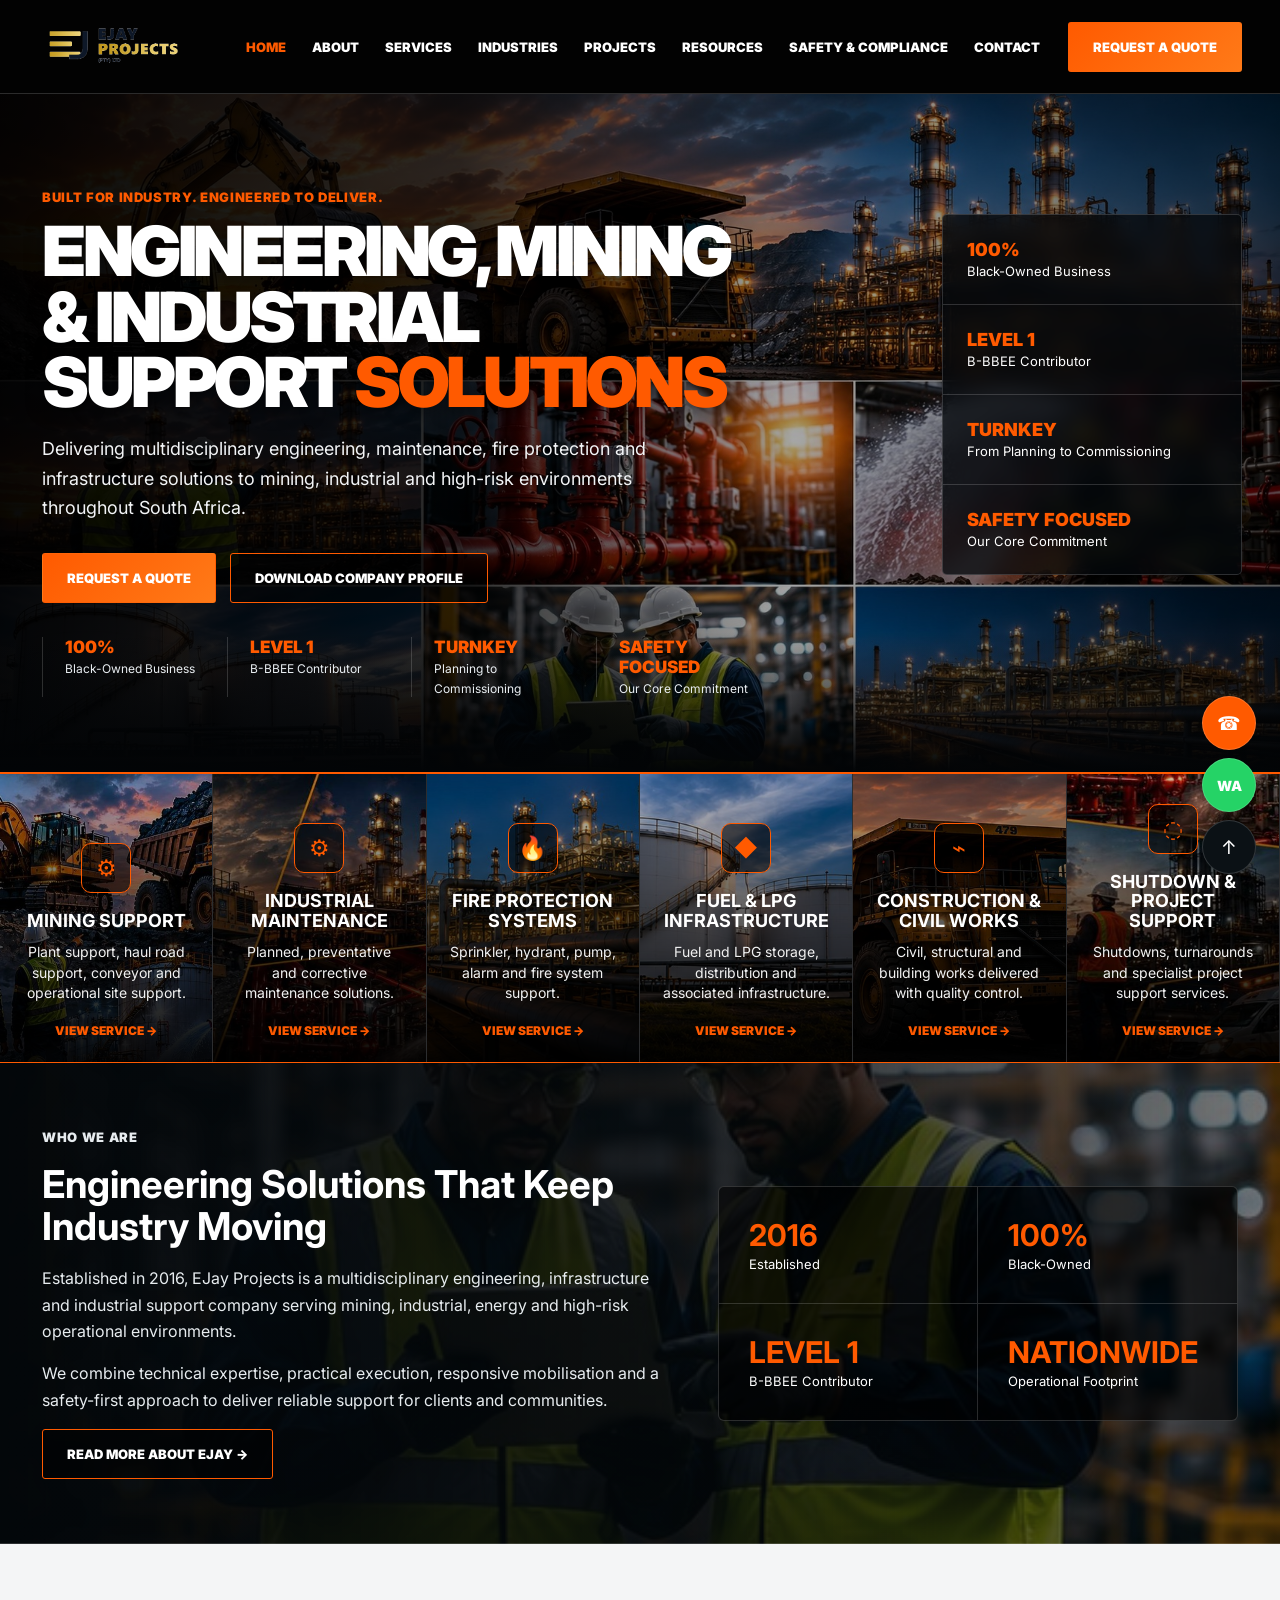
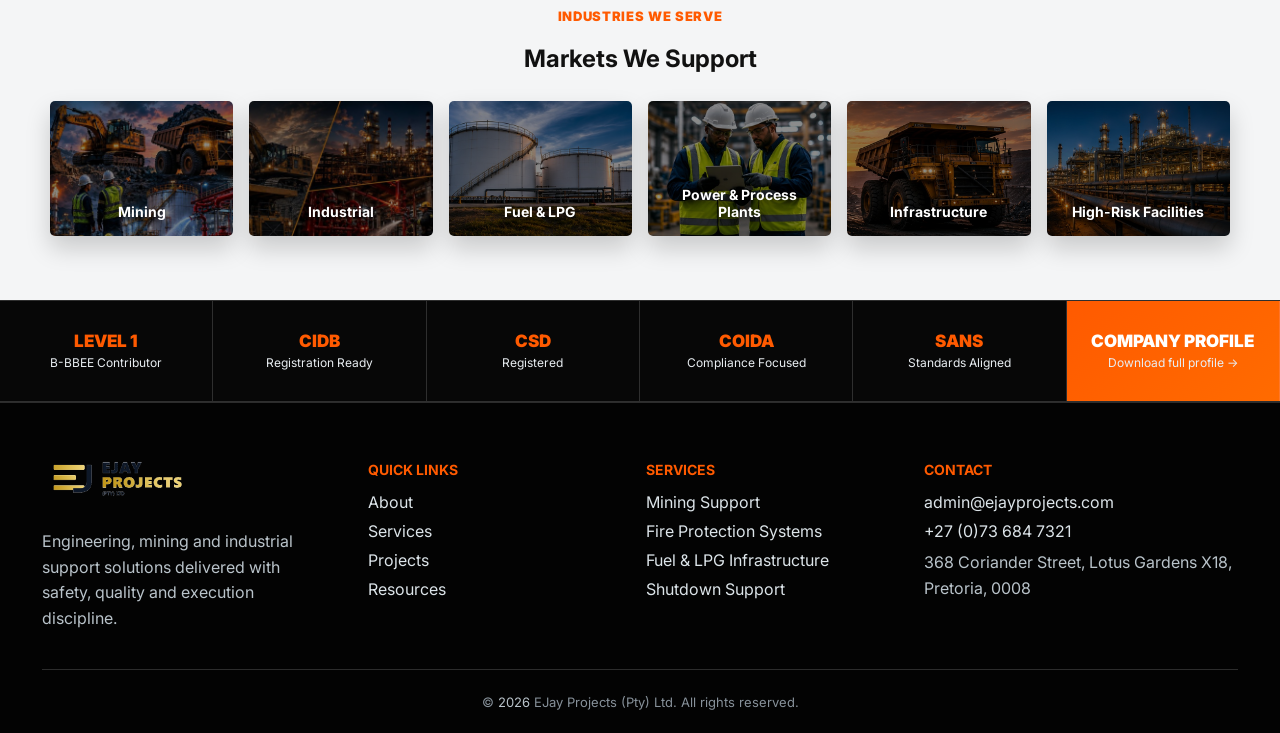
<file: index.html>
<!DOCTYPE html>
<html lang="en">
<head>
  <meta charset="UTF-8" />
  <meta name="viewport" content="width=device-width, initial-scale=1.0" />
  <title>EJay Projects (Pty) Ltd | Engineering, Mining & Industrial Support Solutions</title>
  <meta name="description" content="EJay Projects delivers multidisciplinary engineering, mining support, fire protection, industrial maintenance and infrastructure solutions across South Africa." />
  <meta property="og:title" content="EJay Projects (Pty) Ltd | Engineering, Mining & Industrial Support Solutions" />
  <meta property="og:description" content="EJay Projects delivers multidisciplinary engineering, mining support, fire protection, industrial maintenance and infrastructure solutions across South Africa." />
  <meta property="og:type" content="website" />
  <meta property="og:url" content="https://www.ejayprojects.com/" />
  <meta property="og:image" content="https://www.ejayprojects.com/og-image.jpg" />
  <meta name="twitter:card" content="summary_large_image" />
  <meta name="twitter:image" content="https://www.ejayprojects.com/twitter-card.jpg" />
  <meta name="theme-color" content="#ff5a00" />
  <link rel="icon" type="image/png" sizes="32x32" href="/favicon-32.png">
  <link rel="icon" type="image/png" sizes="16x16" href="/favicon-16.png">
  <link rel="apple-touch-icon" href="/apple-touch-icon.png">
  <link rel="manifest" href="/site.webmanifest">
  <link rel="preconnect" href="https://fonts.googleapis.com">
  <link rel="preconnect" href="https://fonts.gstatic.com" crossorigin>
  <link href="https://fonts.googleapis.com/css2?family=Inter:wght@400;500;600;700;800;900&display=swap" rel="stylesheet">
  <link rel="stylesheet" href="/styles.css" />
</head><body>
  <header class="site-header">
    <a href="/" class="brand"><img src="/logo.png" alt="EJay Projects logo"></a>
    <button class="nav-toggle" aria-label="Open menu"><span></span><span></span><span></span></button>
    <nav class="main-nav">
      <a href="/" class="active">Home</a>
      <a href="/about/" class="">About</a>
      <a href="/services/" class="">Services</a>
      <a href="/industries/" class="">Industries</a>
      <a href="/projects/" class="">Projects</a>
      <a href="/resources/" class="">Resources</a>
      <a href="/safety/" class="">Safety & Compliance</a>
      <a href="/contact/" class="">Contact</a>
    </nav>
    <a class="header-cta" href="/contact/">Request a Quote</a>
  </header>
  <main>
    <section class="hero"><div class="hero-bg"></div><div class="hero-content"><p class="kicker">Built for industry. Engineered to deliver.</p><h1>Engineering, Mining & Industrial Support <span>Solutions</span></h1><p class="hero-text">Delivering multidisciplinary engineering, maintenance, fire protection and infrastructure solutions to mining, industrial and high-risk environments throughout South Africa.</p><div class="hero-actions"><a class="btn btn-primary" href="/contact/">Request a Quote</a><a class="btn btn-secondary" href="/ejay-projects-company-profile.pdf" target="_blank" rel="noopener">Download Company Profile</a></div><div class="hero-badges"><article><strong>100%</strong><span>Black-Owned Business</span></article><article><strong>Level 1</strong><span>B-BBEE Contributor</span></article><article><strong>Turnkey</strong><span>Planning to Commissioning</span></article><article><strong>Safety Focused</strong><span>Our Core Commitment</span></article></div></div><aside class="hero-panel"><div><strong>100%</strong><span>Black-Owned Business</span></div><div><strong>Level 1</strong><span>B-BBEE Contributor</span></div><div><strong>Turnkey</strong><span>From Planning to Commissioning</span></div><div><strong>Safety Focused</strong><span>Our Core Commitment</span></div></aside></section>
    <section class="service-strip" aria-label="Core services"><article style="--bg:url('/assets/mining.jpg')"><div class="icon">⚙</div><h3>Mining Support</h3><p>Plant support, haul road support, conveyor and operational site support.</p><a href="/services/">View Service →</a></article><article style="--bg:url('/assets/industrial.jpg')"><div class="icon">⚙</div><h3>Industrial Maintenance</h3><p>Planned, preventative and corrective maintenance solutions.</p><a href="/services/">View Service →</a></article><article style="--bg:url('/assets/fire.jpg')"><div class="icon">🔥</div><h3>Fire Protection Systems</h3><p>Sprinkler, hydrant, pump, alarm and fire system support.</p><a href="/services/">View Service →</a></article><article style="--bg:url('/assets/fuel.jpg')"><div class="icon">◆</div><h3>Fuel & LPG Infrastructure</h3><p>Fuel and LPG storage, distribution and associated infrastructure.</p><a href="/services/">View Service →</a></article><article style="--bg:url('/assets/construction.jpg')"><div class="icon">⌁</div><h3>Construction & Civil Works</h3><p>Civil, structural and building works delivered with quality control.</p><a href="/services/">View Service →</a></article><article style="--bg:url('/assets/shutdown.jpg')"><div class="icon">◌</div><h3>Shutdown & Project Support</h3><p>Shutdowns, turnarounds and specialist project support services.</p><a href="/services/">View Service →</a></article></section>
    <section class="about-band"><div class="about-copy"><p class="kicker">Who we are</p><h2>Engineering Solutions That Keep Industry Moving</h2><p>Established in 2016, EJay Projects is a multidisciplinary engineering, infrastructure and industrial support company serving mining, industrial, energy and high-risk operational environments.</p><p>We combine technical expertise, practical execution, responsive mobilisation and a safety-first approach to deliver reliable support for clients and communities.</p><a class="btn btn-outline" href="/about/">Read More About EJay →</a></div><div class="about-stats"><article><strong>2016</strong><span>Established</span></article><article><strong>100%</strong><span>Black-Owned</span></article><article><strong>Level 1</strong><span>B-BBEE Contributor</span></article><article><strong>Nationwide</strong><span>Operational Footprint</span></article></div></section>
    <section class="light-section"><p class="kicker">Industries we serve</p><h2>Markets We Support</h2><div class="industry-grid"><article><img src="/assets/mining.jpg" alt="Mining operations"><strong>Mining</strong></article><article><img src="/assets/industrial.jpg" alt="Industrial plant"><strong>Industrial</strong></article><article><img src="/assets/fuel.jpg" alt="Fuel and LPG tanks"><strong>Fuel & LPG</strong></article><article><img src="/assets/plant-bg.jpg" alt="Power and process facility"><strong>Power & Process Plants</strong></article><article><img src="/assets/construction.jpg" alt="Infrastructure works"><strong>Infrastructure</strong></article><article><img src="/assets/fire.jpg" alt="Fire protection installation"><strong>High-Risk Facilities</strong></article></div></section>
    <section class="credibility-bar"><article><strong>Level 1</strong><span>B-BBEE Contributor</span></article><article><strong>CIDB</strong><span>Registration Ready</span></article><article><strong>CSD</strong><span>Registered</span></article><article><strong>COIDA</strong><span>Compliance Focused</span></article><article><strong>SANS</strong><span>Standards Aligned</span></article><a href="/ejay-projects-company-profile.pdf" target="_blank" rel="noopener"><strong>Company Profile</strong><span>Download full profile →</span></a></section>
  </main>
  <footer class="footer">
    <div class="footer-grid">
      <div><img class="footer-logo" src="/logo.png" alt="EJay Projects logo"><p>Engineering, mining and industrial support solutions delivered with safety, quality and execution discipline.</p></div>
      <div><h3>Quick Links</h3><a href="/about/">About</a><a href="/services/">Services</a><a href="/projects/">Projects</a><a href="/resources/">Resources</a></div>
      <div><h3>Services</h3><a href="/services/">Mining Support</a><a href="/services/">Fire Protection Systems</a><a href="/services/">Fuel & LPG Infrastructure</a><a href="/services/">Shutdown Support</a></div>
      <div><h3>Contact</h3><a href="mailto:admin@ejayprojects.com">admin@ejayprojects.com</a><a href="tel:+27736847321">+27 (0)73 684 7321</a><span>368 Coriander Street, Lotus Gardens X18, Pretoria, 0008</span></div>
    </div>
    <div class="copyright">© <span id="year"></span> EJay Projects (Pty) Ltd. All rights reserved.</div>
  </footer>
  <a class="float-btn call" href="tel:+27736847321">☎</a>
  <a class="float-btn whatsapp" href="https://wa.me/27736847321" target="_blank" rel="noopener">WA</a>
  <a class="float-btn top" href="/">↑</a>
  <script src="/script.js"></script>
</body>
</html>
</file>
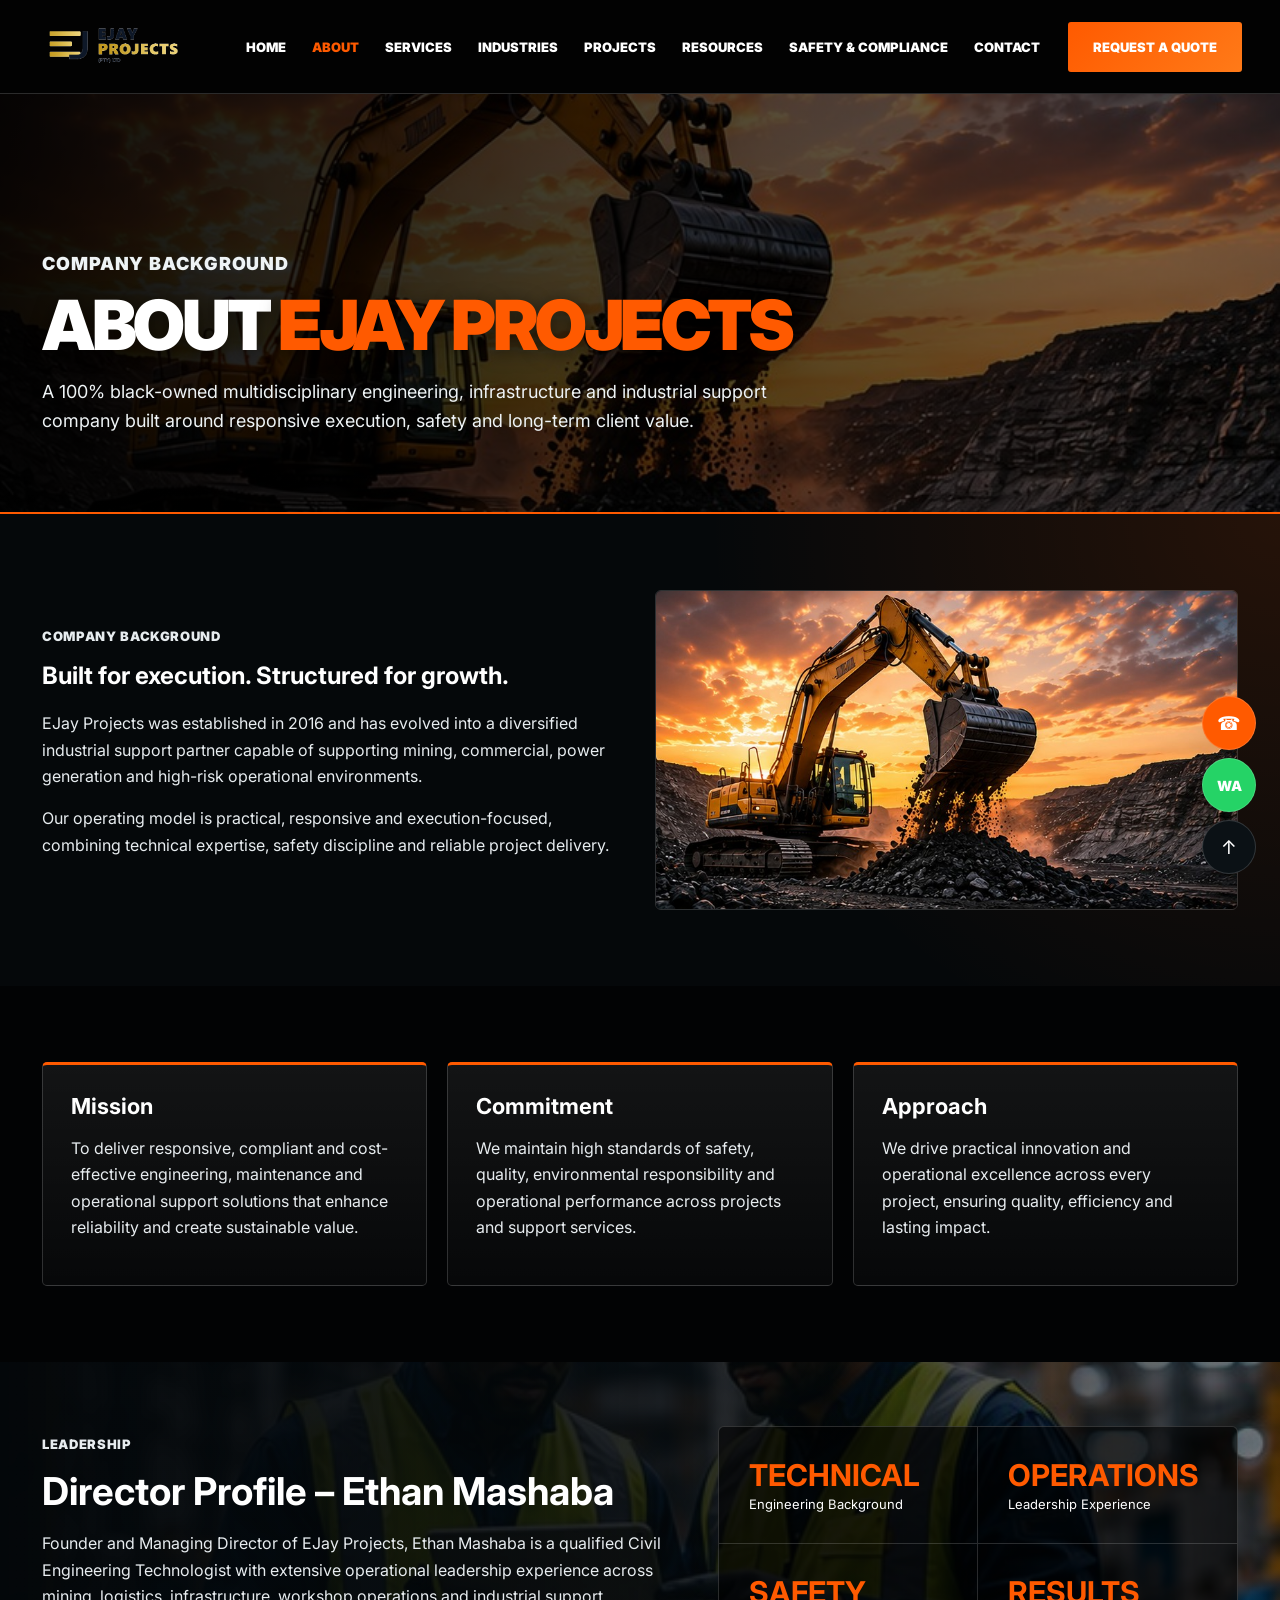
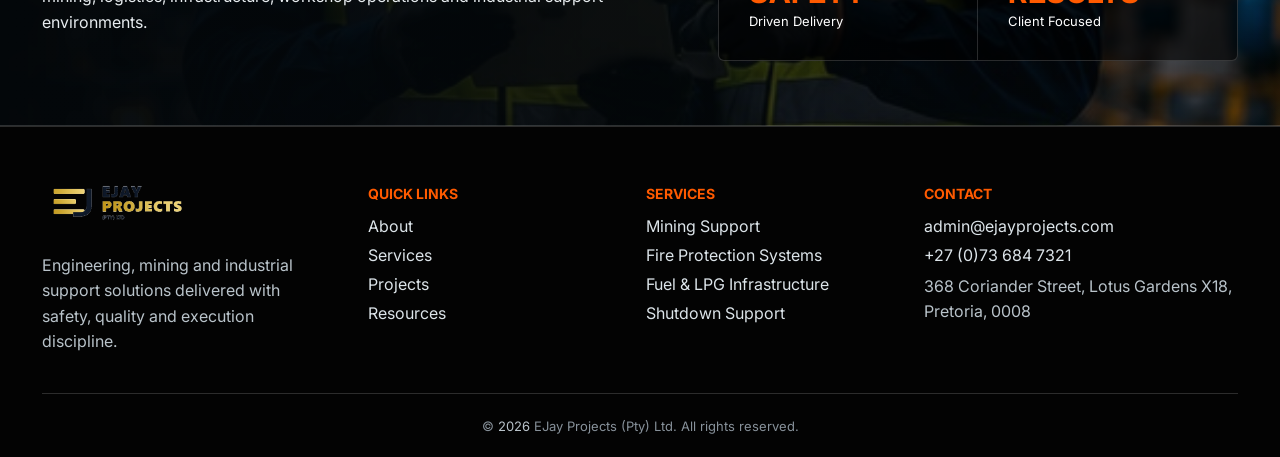
<file: about/index.html>
<!DOCTYPE html>
<html lang="en">
<head>
  <meta charset="UTF-8" />
  <meta name="viewport" content="width=device-width, initial-scale=1.0" />
  <title>About EJay Projects | Engineering & Industrial Support Company</title>
  <meta name="description" content="Learn about EJay Projects, a 100% black-owned multidisciplinary engineering, infrastructure and industrial support company established in 2016." />
  <meta property="og:title" content="About EJay Projects | Engineering & Industrial Support Company" />
  <meta property="og:description" content="Learn about EJay Projects, a 100% black-owned multidisciplinary engineering, infrastructure and industrial support company established in 2016." />
  <meta property="og:type" content="website" />
  <meta property="og:url" content="https://www.ejayprojects.com/" />
  <meta property="og:image" content="https://www.ejayprojects.com/og-image.jpg" />
  <meta name="twitter:card" content="summary_large_image" />
  <meta name="twitter:image" content="https://www.ejayprojects.com/twitter-card.jpg" />
  <meta name="theme-color" content="#ff5a00" />
  <link rel="icon" type="image/png" sizes="32x32" href="/favicon-32.png">
  <link rel="icon" type="image/png" sizes="16x16" href="/favicon-16.png">
  <link rel="apple-touch-icon" href="/apple-touch-icon.png">
  <link rel="manifest" href="/site.webmanifest">
  <link rel="preconnect" href="https://fonts.googleapis.com">
  <link rel="preconnect" href="https://fonts.gstatic.com" crossorigin>
  <link href="https://fonts.googleapis.com/css2?family=Inter:wght@400;500;600;700;800;900&display=swap" rel="stylesheet">
  <link rel="stylesheet" href="/styles.css" />
</head><body>
  <header class="site-header">
    <a href="/" class="brand"><img src="/logo.png" alt="EJay Projects logo"></a>
    <button class="nav-toggle" aria-label="Open menu"><span></span><span></span><span></span></button>
    <nav class="main-nav">
      <a href="/" class="">Home</a>
      <a href="/about/" class="active">About</a>
      <a href="/services/" class="">Services</a>
      <a href="/industries/" class="">Industries</a>
      <a href="/projects/" class="">Projects</a>
      <a href="/resources/" class="">Resources</a>
      <a href="/safety/" class="">Safety & Compliance</a>
      <a href="/contact/" class="">Contact</a>
    </nav>
    <a class="header-cta" href="/contact/">Request a Quote</a>
  </header><section class="page-hero" style="--page-bg:url('/assets/about-bg.jpg')">
  <div class="inner"><p class="kicker">Company Background</p><h1>About <span>EJay Projects</span></h1><p>A 100% black-owned multidisciplinary engineering, infrastructure and industrial support company built around responsive execution, safety and long-term client value.</p></div>
</section><main><section class="section dark-section split-image"><div class="text-block"><p class="kicker">Company Background</p><h2>Built for execution. Structured for growth.</h2><p>EJay Projects was established in 2016 and has evolved into a diversified industrial support partner capable of supporting mining, commercial, power generation and high-risk operational environments.</p><p>Our operating model is practical, responsive and execution-focused, combining technical expertise, safety discipline and reliable project delivery.</p></div><img src="/assets/about-bg.jpg" alt="Industrial project environment"></section><section class="section"><div class="grid-3"><article class="card"><h3>Mission</h3><p>To deliver responsive, compliant and cost-effective engineering, maintenance and operational support solutions that enhance reliability and create sustainable value.</p></article><article class="card"><h3>Commitment</h3><p>We maintain high standards of safety, quality, environmental responsibility and operational performance across projects and support services.</p></article><article class="card"><h3>Approach</h3><p>We drive practical innovation and operational excellence across every project, ensuring quality, efficiency and lasting impact.</p></article></div></section><section class="about-band"><div class="about-copy"><p class="kicker">Leadership</p><h2>Director Profile – Ethan Mashaba</h2><p>Founder and Managing Director of EJay Projects, Ethan Mashaba is a qualified Civil Engineering Technologist with extensive operational leadership experience across mining, logistics, infrastructure, workshop operations and industrial support environments.</p></div><div class="about-stats"><article><strong>Technical</strong><span>Engineering Background</span></article><article><strong>Operations</strong><span>Leadership Experience</span></article><article><strong>Safety</strong><span>Driven Delivery</span></article><article><strong>Results</strong><span>Client Focused</span></article></div></section></main>
  <footer class="footer">
    <div class="footer-grid">
      <div><img class="footer-logo" src="/logo.png" alt="EJay Projects logo"><p>Engineering, mining and industrial support solutions delivered with safety, quality and execution discipline.</p></div>
      <div><h3>Quick Links</h3><a href="/about/">About</a><a href="/services/">Services</a><a href="/projects/">Projects</a><a href="/resources/">Resources</a></div>
      <div><h3>Services</h3><a href="/services/">Mining Support</a><a href="/services/">Fire Protection Systems</a><a href="/services/">Fuel & LPG Infrastructure</a><a href="/services/">Shutdown Support</a></div>
      <div><h3>Contact</h3><a href="mailto:admin@ejayprojects.com">admin@ejayprojects.com</a><a href="tel:+27736847321">+27 (0)73 684 7321</a><span>368 Coriander Street, Lotus Gardens X18, Pretoria, 0008</span></div>
    </div>
    <div class="copyright">© <span id="year"></span> EJay Projects (Pty) Ltd. All rights reserved.</div>
  </footer>
  <a class="float-btn call" href="tel:+27736847321">☎</a>
  <a class="float-btn whatsapp" href="https://wa.me/27736847321" target="_blank" rel="noopener">WA</a>
  <a class="float-btn top" href="/">↑</a>
  <script src="/script.js"></script>
</body>
</html>
</file>
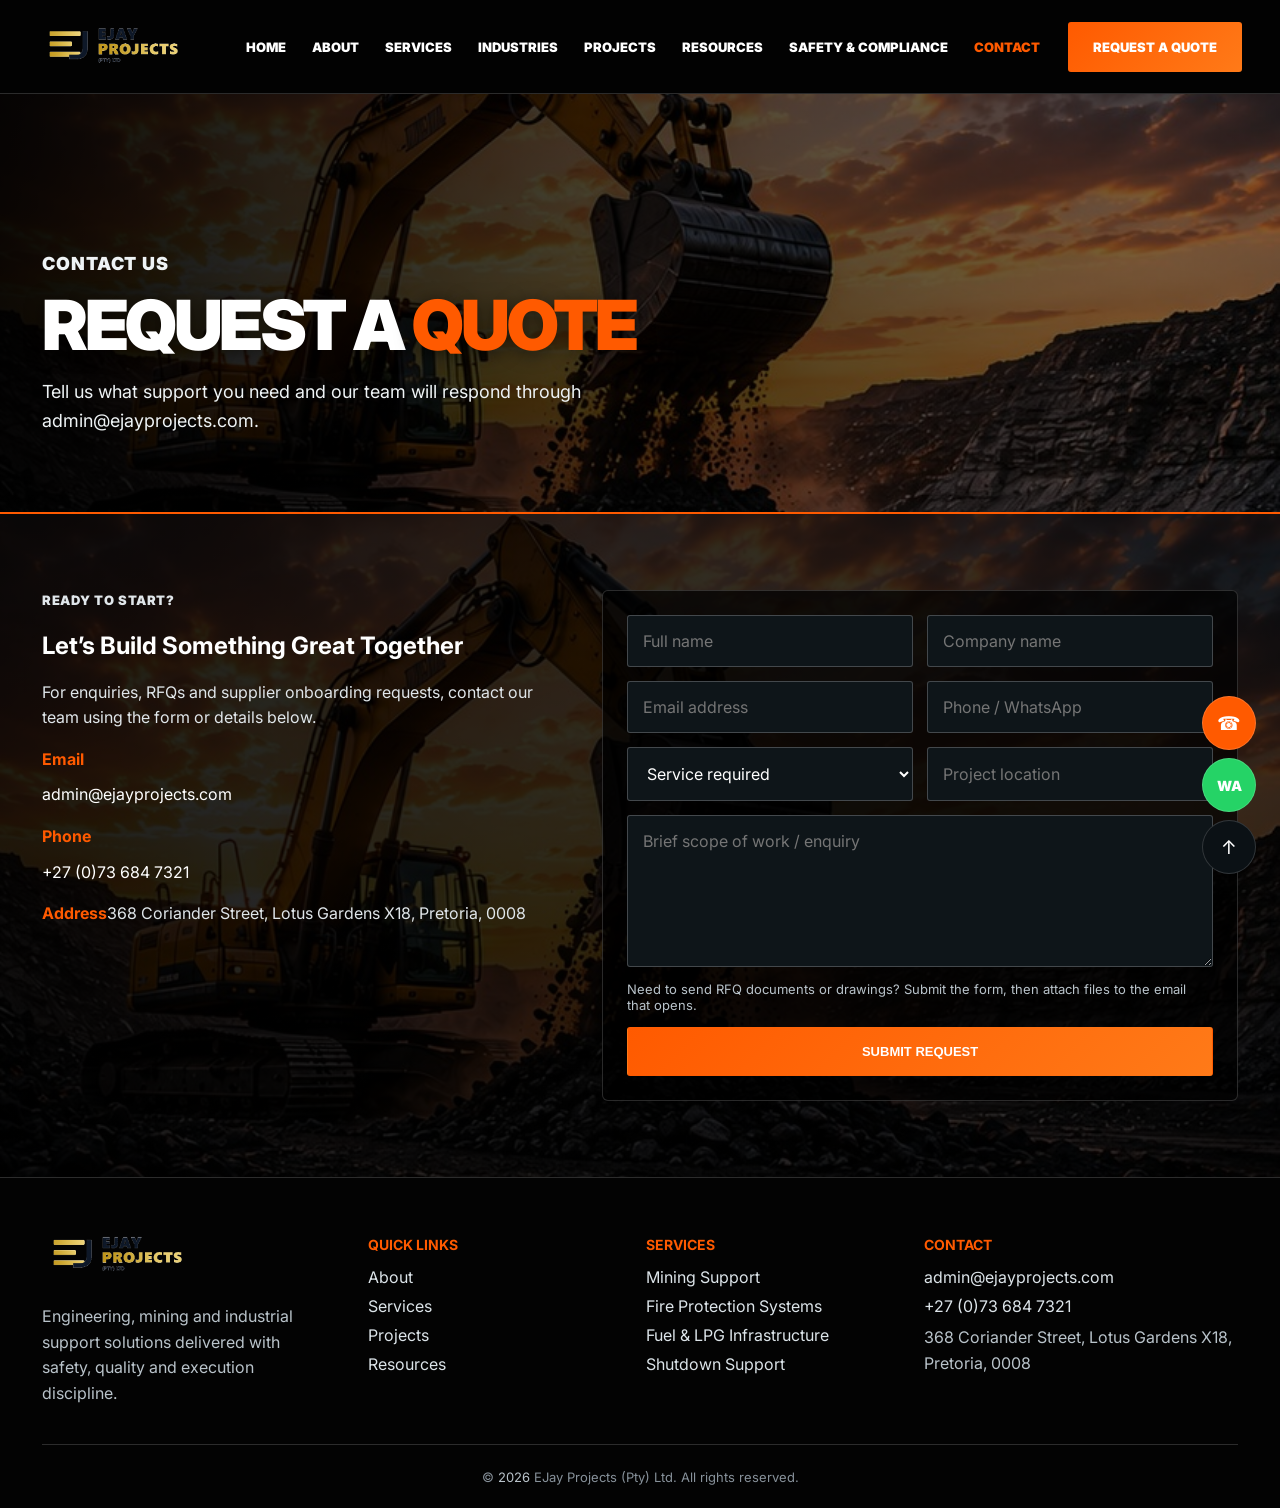
<file: contact/index.html>
<!DOCTYPE html>
<html lang="en">
<head>
  <meta charset="UTF-8" />
  <meta name="viewport" content="width=device-width, initial-scale=1.0" />
  <title>Contact EJay Projects | Request a Quote</title>
  <meta name="description" content="Contact EJay Projects for mining support, industrial maintenance, fire protection systems, fuel and LPG infrastructure or project support." />
  <meta property="og:title" content="Contact EJay Projects | Request a Quote" />
  <meta property="og:description" content="Contact EJay Projects for mining support, industrial maintenance, fire protection systems, fuel and LPG infrastructure or project support." />
  <meta property="og:type" content="website" />
  <meta property="og:url" content="https://www.ejayprojects.com/" />
  <meta property="og:image" content="https://www.ejayprojects.com/og-image.jpg" />
  <meta name="twitter:card" content="summary_large_image" />
  <meta name="twitter:image" content="https://www.ejayprojects.com/twitter-card.jpg" />
  <meta name="theme-color" content="#ff5a00" />
  <link rel="icon" type="image/png" sizes="32x32" href="/favicon-32.png">
  <link rel="icon" type="image/png" sizes="16x16" href="/favicon-16.png">
  <link rel="apple-touch-icon" href="/apple-touch-icon.png">
  <link rel="manifest" href="/site.webmanifest">
  <link rel="preconnect" href="https://fonts.googleapis.com">
  <link rel="preconnect" href="https://fonts.gstatic.com" crossorigin>
  <link href="https://fonts.googleapis.com/css2?family=Inter:wght@400;500;600;700;800;900&display=swap" rel="stylesheet">
  <link rel="stylesheet" href="/styles.css" />
</head><body>
  <header class="site-header">
    <a href="/" class="brand"><img src="/logo.png" alt="EJay Projects logo"></a>
    <button class="nav-toggle" aria-label="Open menu"><span></span><span></span><span></span></button>
    <nav class="main-nav">
      <a href="/" class="">Home</a>
      <a href="/about/" class="">About</a>
      <a href="/services/" class="">Services</a>
      <a href="/industries/" class="">Industries</a>
      <a href="/projects/" class="">Projects</a>
      <a href="/resources/" class="">Resources</a>
      <a href="/safety/" class="">Safety & Compliance</a>
      <a href="/contact/" class="active">Contact</a>
    </nav>
    <a class="header-cta" href="/contact/">Request a Quote</a>
  </header><section class="page-hero" style="--page-bg:url('/assets/about-bg.jpg')">
  <div class="inner"><p class="kicker">Contact Us</p><h1>Request a <span>Quote</span></h1><p>Tell us what support you need and our team will respond through admin@ejayprojects.com.</p></div>
</section><main><section class="quote-section"><div class="quote-copy"><p class="kicker">Ready to start?</p><h2>Let’s Build Something Great Together</h2><p>For enquiries, RFQs and supplier onboarding requests, contact our team using the form or details below.</p><div class="contact-details"><p><strong>Email</strong><a href="mailto:admin@ejayprojects.com">admin@ejayprojects.com</a></p><p><strong>Phone</strong><a href="tel:+27736847321">+27 (0)73 684 7321</a></p><p><strong>Address</strong><span>368 Coriander Street, Lotus Gardens X18, Pretoria, 0008</span></p></div></div><form class="quote-form" id="quoteForm">
  <input name="name" type="text" placeholder="Full name" required>
  <input name="company" type="text" placeholder="Company name">
  <input name="email" type="email" placeholder="Email address" required>
  <input name="phone" type="text" placeholder="Phone / WhatsApp" required>
  <select name="service" required><option value="">Service required</option><option>Mining Support</option><option>Industrial Maintenance</option><option>Fire Protection Systems</option><option>Fuel & LPG Infrastructure</option><option>Construction & Civil Works</option><option>Shutdown & Project Support</option><option>Other</option></select>
  <input name="location" type="text" placeholder="Project location">
  <textarea name="message" rows="6" placeholder="Brief scope of work / enquiry" required></textarea>
  <p class="form-note">Need to send RFQ documents or drawings? Submit the form, then attach files to the email that opens.</p>
  <button class="btn btn-primary" type="submit">Submit Request</button>
</form></section></main>
  <footer class="footer">
    <div class="footer-grid">
      <div><img class="footer-logo" src="/logo.png" alt="EJay Projects logo"><p>Engineering, mining and industrial support solutions delivered with safety, quality and execution discipline.</p></div>
      <div><h3>Quick Links</h3><a href="/about/">About</a><a href="/services/">Services</a><a href="/projects/">Projects</a><a href="/resources/">Resources</a></div>
      <div><h3>Services</h3><a href="/services/">Mining Support</a><a href="/services/">Fire Protection Systems</a><a href="/services/">Fuel & LPG Infrastructure</a><a href="/services/">Shutdown Support</a></div>
      <div><h3>Contact</h3><a href="mailto:admin@ejayprojects.com">admin@ejayprojects.com</a><a href="tel:+27736847321">+27 (0)73 684 7321</a><span>368 Coriander Street, Lotus Gardens X18, Pretoria, 0008</span></div>
    </div>
    <div class="copyright">© <span id="year"></span> EJay Projects (Pty) Ltd. All rights reserved.</div>
  </footer>
  <a class="float-btn call" href="tel:+27736847321">☎</a>
  <a class="float-btn whatsapp" href="https://wa.me/27736847321" target="_blank" rel="noopener">WA</a>
  <a class="float-btn top" href="/">↑</a>
  <script src="/script.js"></script>
</body>
</html>
</file>
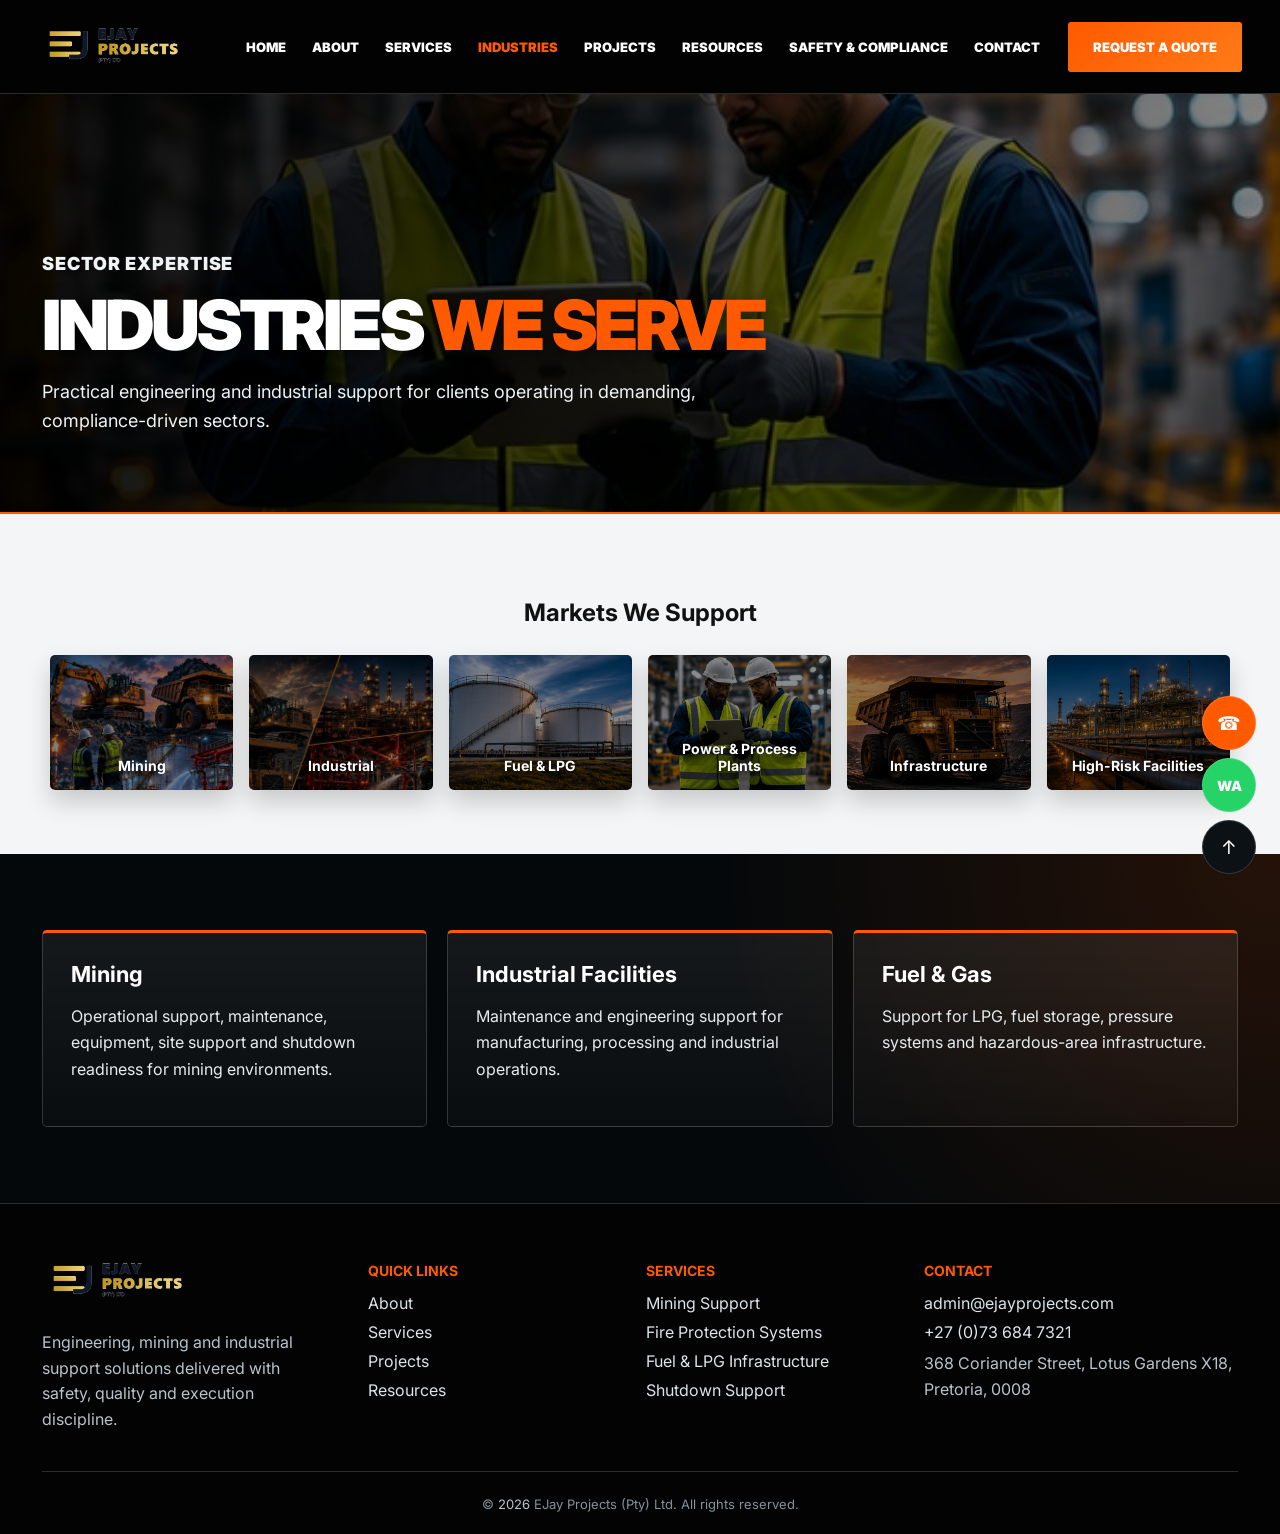
<file: industries/index.html>
<!DOCTYPE html>
<html lang="en">
<head>
  <meta charset="UTF-8" />
  <meta name="viewport" content="width=device-width, initial-scale=1.0" />
  <title>Industries We Serve | EJay Projects</title>
  <meta name="description" content="EJay Projects supports mining, industrial, fuel and LPG, power generation, infrastructure and high-risk facilities." />
  <meta property="og:title" content="Industries We Serve | EJay Projects" />
  <meta property="og:description" content="EJay Projects supports mining, industrial, fuel and LPG, power generation, infrastructure and high-risk facilities." />
  <meta property="og:type" content="website" />
  <meta property="og:url" content="https://www.ejayprojects.com/" />
  <meta property="og:image" content="https://www.ejayprojects.com/og-image.jpg" />
  <meta name="twitter:card" content="summary_large_image" />
  <meta name="twitter:image" content="https://www.ejayprojects.com/twitter-card.jpg" />
  <meta name="theme-color" content="#ff5a00" />
  <link rel="icon" type="image/png" sizes="32x32" href="/favicon-32.png">
  <link rel="icon" type="image/png" sizes="16x16" href="/favicon-16.png">
  <link rel="apple-touch-icon" href="/apple-touch-icon.png">
  <link rel="manifest" href="/site.webmanifest">
  <link rel="preconnect" href="https://fonts.googleapis.com">
  <link rel="preconnect" href="https://fonts.gstatic.com" crossorigin>
  <link href="https://fonts.googleapis.com/css2?family=Inter:wght@400;500;600;700;800;900&display=swap" rel="stylesheet">
  <link rel="stylesheet" href="/styles.css" />
</head><body>
  <header class="site-header">
    <a href="/" class="brand"><img src="/logo.png" alt="EJay Projects logo"></a>
    <button class="nav-toggle" aria-label="Open menu"><span></span><span></span><span></span></button>
    <nav class="main-nav">
      <a href="/" class="">Home</a>
      <a href="/about/" class="">About</a>
      <a href="/services/" class="">Services</a>
      <a href="/industries/" class="active">Industries</a>
      <a href="/projects/" class="">Projects</a>
      <a href="/resources/" class="">Resources</a>
      <a href="/safety/" class="">Safety & Compliance</a>
      <a href="/contact/" class="">Contact</a>
    </nav>
    <a class="header-cta" href="/contact/">Request a Quote</a>
  </header><section class="page-hero" style="--page-bg:url('/assets/plant-bg.jpg')">
  <div class="inner"><p class="kicker">Sector Expertise</p><h1>Industries <span>We Serve</span></h1><p>Practical engineering and industrial support for clients operating in demanding, compliance-driven sectors.</p></div>
</section><main><section class="light-section"><h2>Markets We Support</h2><div class="industry-grid"><article><img src="/assets/mining.jpg"><strong>Mining</strong></article><article><img src="/assets/industrial.jpg"><strong>Industrial</strong></article><article><img src="/assets/fuel.jpg"><strong>Fuel & LPG</strong></article><article><img src="/assets/plant-bg.jpg"><strong>Power & Process Plants</strong></article><article><img src="/assets/construction.jpg"><strong>Infrastructure</strong></article><article><img src="/assets/fire.jpg"><strong>High-Risk Facilities</strong></article></div></section><section class="section dark-section"><div class="grid-3"><article class="card"><h3>Mining</h3><p>Operational support, maintenance, equipment, site support and shutdown readiness for mining environments.</p></article><article class="card"><h3>Industrial Facilities</h3><p>Maintenance and engineering support for manufacturing, processing and industrial operations.</p></article><article class="card"><h3>Fuel & Gas</h3><p>Support for LPG, fuel storage, pressure systems and hazardous-area infrastructure.</p></article></div></section></main>
  <footer class="footer">
    <div class="footer-grid">
      <div><img class="footer-logo" src="/logo.png" alt="EJay Projects logo"><p>Engineering, mining and industrial support solutions delivered with safety, quality and execution discipline.</p></div>
      <div><h3>Quick Links</h3><a href="/about/">About</a><a href="/services/">Services</a><a href="/projects/">Projects</a><a href="/resources/">Resources</a></div>
      <div><h3>Services</h3><a href="/services/">Mining Support</a><a href="/services/">Fire Protection Systems</a><a href="/services/">Fuel & LPG Infrastructure</a><a href="/services/">Shutdown Support</a></div>
      <div><h3>Contact</h3><a href="mailto:admin@ejayprojects.com">admin@ejayprojects.com</a><a href="tel:+27736847321">+27 (0)73 684 7321</a><span>368 Coriander Street, Lotus Gardens X18, Pretoria, 0008</span></div>
    </div>
    <div class="copyright">© <span id="year"></span> EJay Projects (Pty) Ltd. All rights reserved.</div>
  </footer>
  <a class="float-btn call" href="tel:+27736847321">☎</a>
  <a class="float-btn whatsapp" href="https://wa.me/27736847321" target="_blank" rel="noopener">WA</a>
  <a class="float-btn top" href="/">↑</a>
  <script src="/script.js"></script>
</body>
</html>
</file>
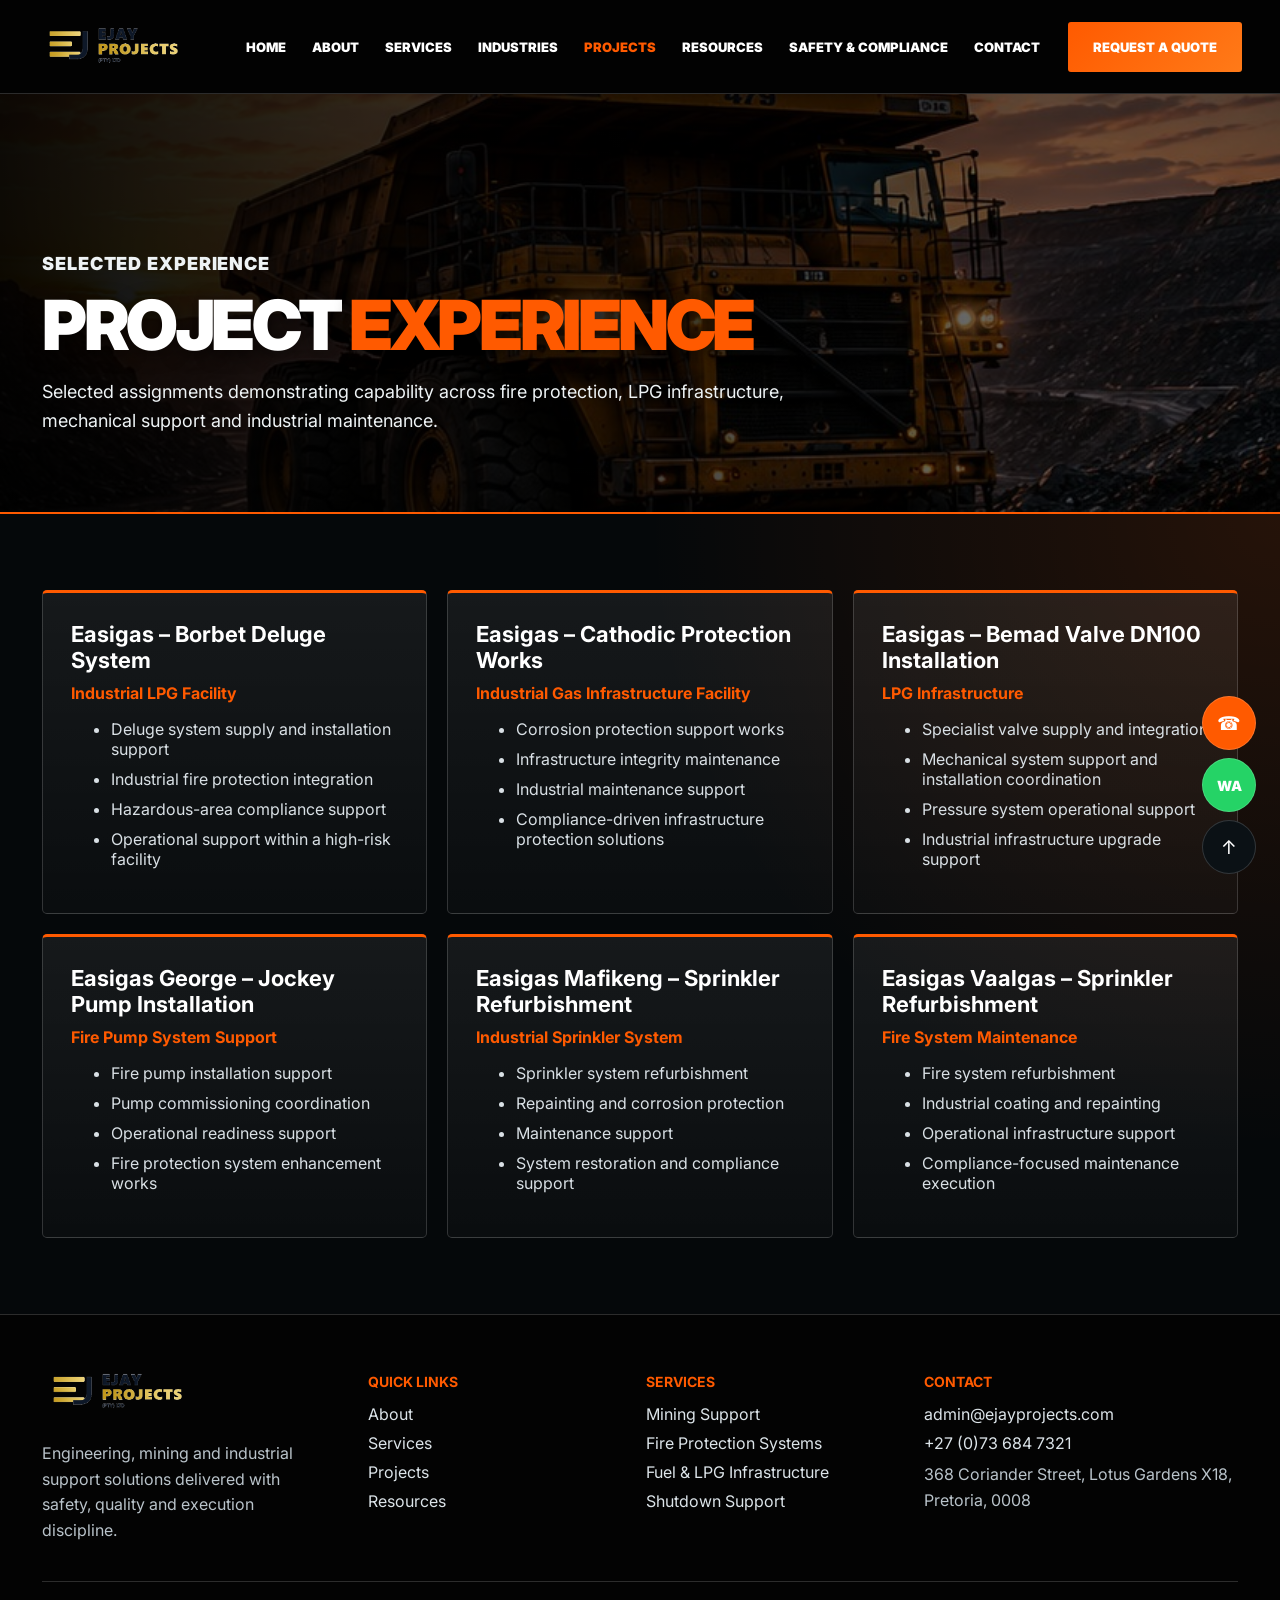
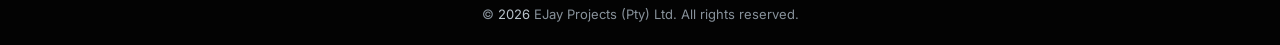
<file: projects/index.html>
<!DOCTYPE html>
<html lang="en">
<head>
  <meta charset="UTF-8" />
  <meta name="viewport" content="width=device-width, initial-scale=1.0" />
  <title>Project Experience | EJay Projects</title>
  <meta name="description" content="Selected EJay Projects experience across fire protection, LPG infrastructure, mechanical support and industrial maintenance." />
  <meta property="og:title" content="Project Experience | EJay Projects" />
  <meta property="og:description" content="Selected EJay Projects experience across fire protection, LPG infrastructure, mechanical support and industrial maintenance." />
  <meta property="og:type" content="website" />
  <meta property="og:url" content="https://www.ejayprojects.com/" />
  <meta property="og:image" content="https://www.ejayprojects.com/og-image.jpg" />
  <meta name="twitter:card" content="summary_large_image" />
  <meta name="twitter:image" content="https://www.ejayprojects.com/twitter-card.jpg" />
  <meta name="theme-color" content="#ff5a00" />
  <link rel="icon" type="image/png" sizes="32x32" href="/favicon-32.png">
  <link rel="icon" type="image/png" sizes="16x16" href="/favicon-16.png">
  <link rel="apple-touch-icon" href="/apple-touch-icon.png">
  <link rel="manifest" href="/site.webmanifest">
  <link rel="preconnect" href="https://fonts.googleapis.com">
  <link rel="preconnect" href="https://fonts.gstatic.com" crossorigin>
  <link href="https://fonts.googleapis.com/css2?family=Inter:wght@400;500;600;700;800;900&display=swap" rel="stylesheet">
  <link rel="stylesheet" href="/styles.css" />
</head><body>
  <header class="site-header">
    <a href="/" class="brand"><img src="/logo.png" alt="EJay Projects logo"></a>
    <button class="nav-toggle" aria-label="Open menu"><span></span><span></span><span></span></button>
    <nav class="main-nav">
      <a href="/" class="">Home</a>
      <a href="/about/" class="">About</a>
      <a href="/services/" class="">Services</a>
      <a href="/industries/" class="">Industries</a>
      <a href="/projects/" class="active">Projects</a>
      <a href="/resources/" class="">Resources</a>
      <a href="/safety/" class="">Safety & Compliance</a>
      <a href="/contact/" class="">Contact</a>
    </nav>
    <a class="header-cta" href="/contact/">Request a Quote</a>
  </header><section class="page-hero" style="--page-bg:url('/assets/construction.jpg')">
  <div class="inner"><p class="kicker">Selected Experience</p><h1>Project <span>Experience</span></h1><p>Selected assignments demonstrating capability across fire protection, LPG infrastructure, mechanical support and industrial maintenance.</p></div>
</section><main><section class="section dark-section"><div class="grid-3"><article class="card"><h3>Easigas – Borbet Deluge System</h3><h4>Industrial LPG Facility</h4><ul><li>Deluge system supply and installation support</li><li>Industrial fire protection integration</li><li>Hazardous-area compliance support</li><li>Operational support within a high-risk facility</li></ul></article><article class="card"><h3>Easigas – Cathodic Protection Works</h3><h4>Industrial Gas Infrastructure Facility</h4><ul><li>Corrosion protection support works</li><li>Infrastructure integrity maintenance</li><li>Industrial maintenance support</li><li>Compliance-driven infrastructure protection solutions</li></ul></article><article class="card"><h3>Easigas – Bemad Valve DN100 Installation</h3><h4>LPG Infrastructure</h4><ul><li>Specialist valve supply and integration</li><li>Mechanical system support and installation coordination</li><li>Pressure system operational support</li><li>Industrial infrastructure upgrade support</li></ul></article><article class="card"><h3>Easigas George – Jockey Pump Installation</h3><h4>Fire Pump System Support</h4><ul><li>Fire pump installation support</li><li>Pump commissioning coordination</li><li>Operational readiness support</li><li>Fire protection system enhancement works</li></ul></article><article class="card"><h3>Easigas Mafikeng – Sprinkler Refurbishment</h3><h4>Industrial Sprinkler System</h4><ul><li>Sprinkler system refurbishment</li><li>Repainting and corrosion protection</li><li>Maintenance support</li><li>System restoration and compliance support</li></ul></article><article class="card"><h3>Easigas Vaalgas – Sprinkler Refurbishment</h3><h4>Fire System Maintenance</h4><ul><li>Fire system refurbishment</li><li>Industrial coating and repainting</li><li>Operational infrastructure support</li><li>Compliance-focused maintenance execution</li></ul></article></div></section></main>
  <footer class="footer">
    <div class="footer-grid">
      <div><img class="footer-logo" src="/logo.png" alt="EJay Projects logo"><p>Engineering, mining and industrial support solutions delivered with safety, quality and execution discipline.</p></div>
      <div><h3>Quick Links</h3><a href="/about/">About</a><a href="/services/">Services</a><a href="/projects/">Projects</a><a href="/resources/">Resources</a></div>
      <div><h3>Services</h3><a href="/services/">Mining Support</a><a href="/services/">Fire Protection Systems</a><a href="/services/">Fuel & LPG Infrastructure</a><a href="/services/">Shutdown Support</a></div>
      <div><h3>Contact</h3><a href="mailto:admin@ejayprojects.com">admin@ejayprojects.com</a><a href="tel:+27736847321">+27 (0)73 684 7321</a><span>368 Coriander Street, Lotus Gardens X18, Pretoria, 0008</span></div>
    </div>
    <div class="copyright">© <span id="year"></span> EJay Projects (Pty) Ltd. All rights reserved.</div>
  </footer>
  <a class="float-btn call" href="tel:+27736847321">☎</a>
  <a class="float-btn whatsapp" href="https://wa.me/27736847321" target="_blank" rel="noopener">WA</a>
  <a class="float-btn top" href="/">↑</a>
  <script src="/script.js"></script>
</body>
</html>
</file>
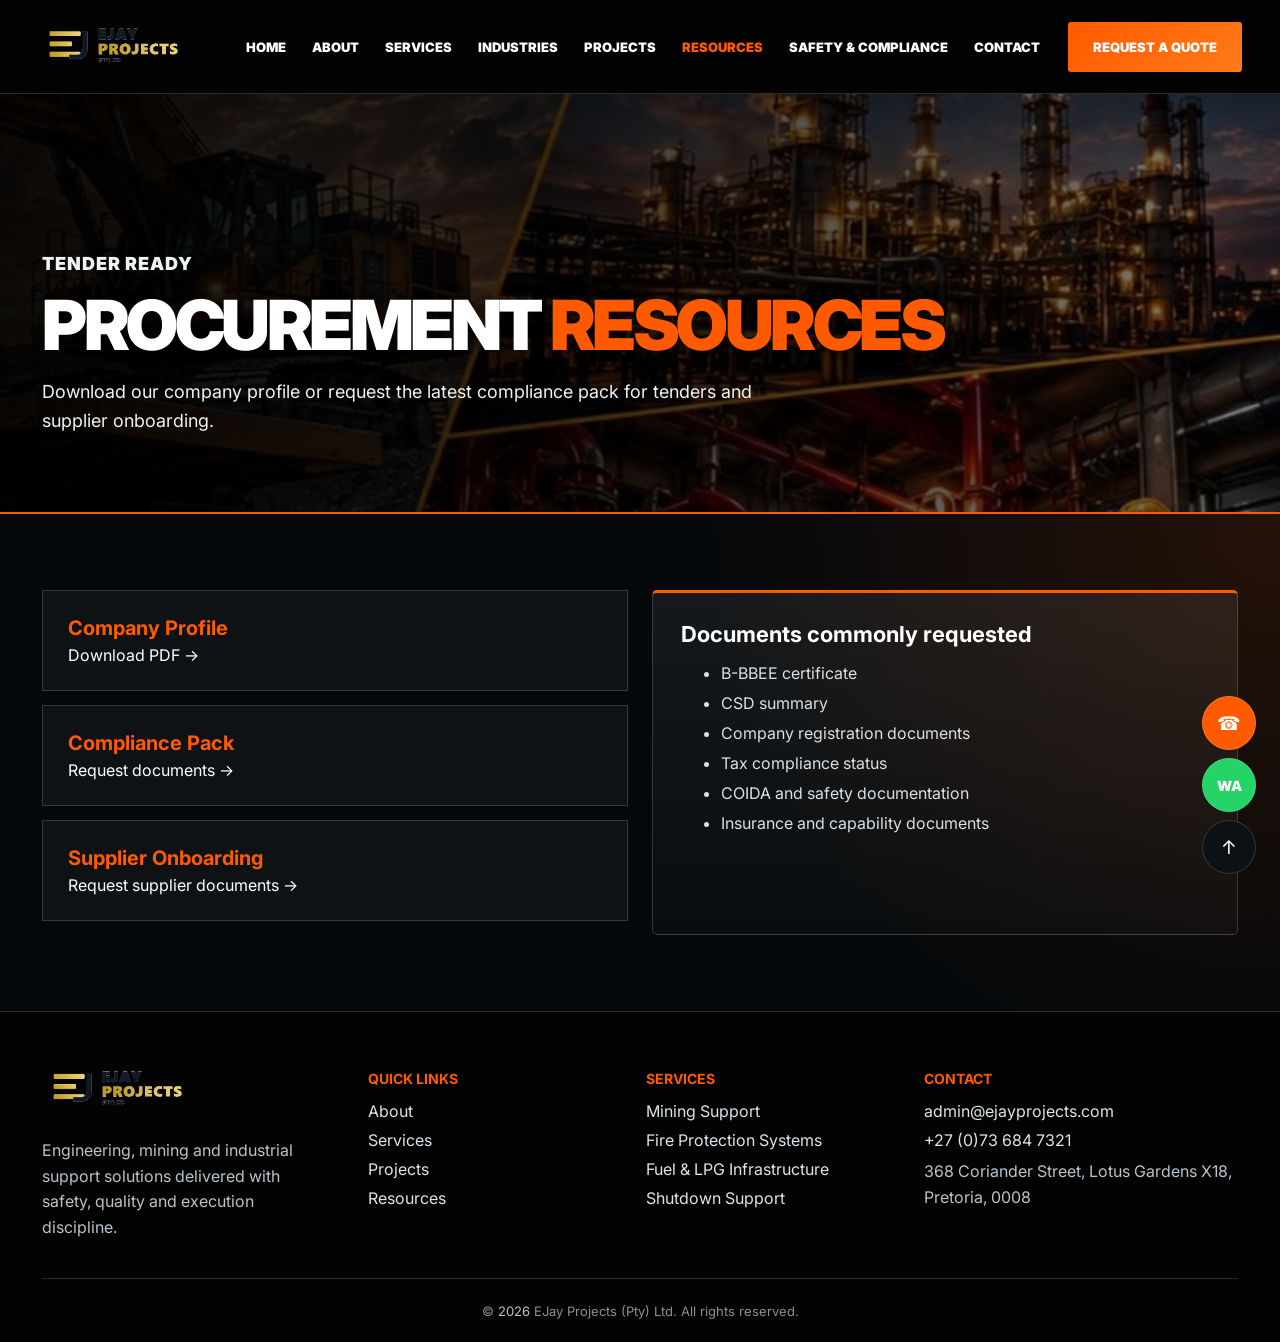
<file: resources/index.html>
<!DOCTYPE html>
<html lang="en">
<head>
  <meta charset="UTF-8" />
  <meta name="viewport" content="width=device-width, initial-scale=1.0" />
  <title>Resources | EJay Projects</title>
  <meta name="description" content="Download the EJay Projects company profile or request tender and supplier onboarding documents." />
  <meta property="og:title" content="Resources | EJay Projects" />
  <meta property="og:description" content="Download the EJay Projects company profile or request tender and supplier onboarding documents." />
  <meta property="og:type" content="website" />
  <meta property="og:url" content="https://www.ejayprojects.com/" />
  <meta property="og:image" content="https://www.ejayprojects.com/og-image.jpg" />
  <meta name="twitter:card" content="summary_large_image" />
  <meta name="twitter:image" content="https://www.ejayprojects.com/twitter-card.jpg" />
  <meta name="theme-color" content="#ff5a00" />
  <link rel="icon" type="image/png" sizes="32x32" href="/favicon-32.png">
  <link rel="icon" type="image/png" sizes="16x16" href="/favicon-16.png">
  <link rel="apple-touch-icon" href="/apple-touch-icon.png">
  <link rel="manifest" href="/site.webmanifest">
  <link rel="preconnect" href="https://fonts.googleapis.com">
  <link rel="preconnect" href="https://fonts.gstatic.com" crossorigin>
  <link href="https://fonts.googleapis.com/css2?family=Inter:wght@400;500;600;700;800;900&display=swap" rel="stylesheet">
  <link rel="stylesheet" href="/styles.css" />
</head><body>
  <header class="site-header">
    <a href="/" class="brand"><img src="/logo.png" alt="EJay Projects logo"></a>
    <button class="nav-toggle" aria-label="Open menu"><span></span><span></span><span></span></button>
    <nav class="main-nav">
      <a href="/" class="">Home</a>
      <a href="/about/" class="">About</a>
      <a href="/services/" class="">Services</a>
      <a href="/industries/" class="">Industries</a>
      <a href="/projects/" class="">Projects</a>
      <a href="/resources/" class="active">Resources</a>
      <a href="/safety/" class="">Safety & Compliance</a>
      <a href="/contact/" class="">Contact</a>
    </nav>
    <a class="header-cta" href="/contact/">Request a Quote</a>
  </header><section class="page-hero" style="--page-bg:url('/assets/industrial.jpg')">
  <div class="inner"><p class="kicker">Tender Ready</p><h1>Procurement <span>Resources</span></h1><p>Download our company profile or request the latest compliance pack for tenders and supplier onboarding.</p></div>
</section><main><section class="section dark-section"><div class="grid-2"><div class="resource-list"><a href="/ejay-projects-company-profile.pdf" target="_blank" rel="noopener"><strong>Company Profile</strong><span>Download PDF →</span></a><a href="mailto:admin@ejayprojects.com?subject=Compliance Pack Request"><strong>Compliance Pack</strong><span>Request documents →</span></a><a href="mailto:admin@ejayprojects.com?subject=Supplier Onboarding Documents"><strong>Supplier Onboarding</strong><span>Request supplier documents →</span></a></div><div class="card"><h3>Documents commonly requested</h3><ul><li>B-BBEE certificate</li><li>CSD summary</li><li>Company registration documents</li><li>Tax compliance status</li><li>COIDA and safety documentation</li><li>Insurance and capability documents</li></ul></div></div></section></main>
  <footer class="footer">
    <div class="footer-grid">
      <div><img class="footer-logo" src="/logo.png" alt="EJay Projects logo"><p>Engineering, mining and industrial support solutions delivered with safety, quality and execution discipline.</p></div>
      <div><h3>Quick Links</h3><a href="/about/">About</a><a href="/services/">Services</a><a href="/projects/">Projects</a><a href="/resources/">Resources</a></div>
      <div><h3>Services</h3><a href="/services/">Mining Support</a><a href="/services/">Fire Protection Systems</a><a href="/services/">Fuel & LPG Infrastructure</a><a href="/services/">Shutdown Support</a></div>
      <div><h3>Contact</h3><a href="mailto:admin@ejayprojects.com">admin@ejayprojects.com</a><a href="tel:+27736847321">+27 (0)73 684 7321</a><span>368 Coriander Street, Lotus Gardens X18, Pretoria, 0008</span></div>
    </div>
    <div class="copyright">© <span id="year"></span> EJay Projects (Pty) Ltd. All rights reserved.</div>
  </footer>
  <a class="float-btn call" href="tel:+27736847321">☎</a>
  <a class="float-btn whatsapp" href="https://wa.me/27736847321" target="_blank" rel="noopener">WA</a>
  <a class="float-btn top" href="/">↑</a>
  <script src="/script.js"></script>
</body>
</html>
</file>
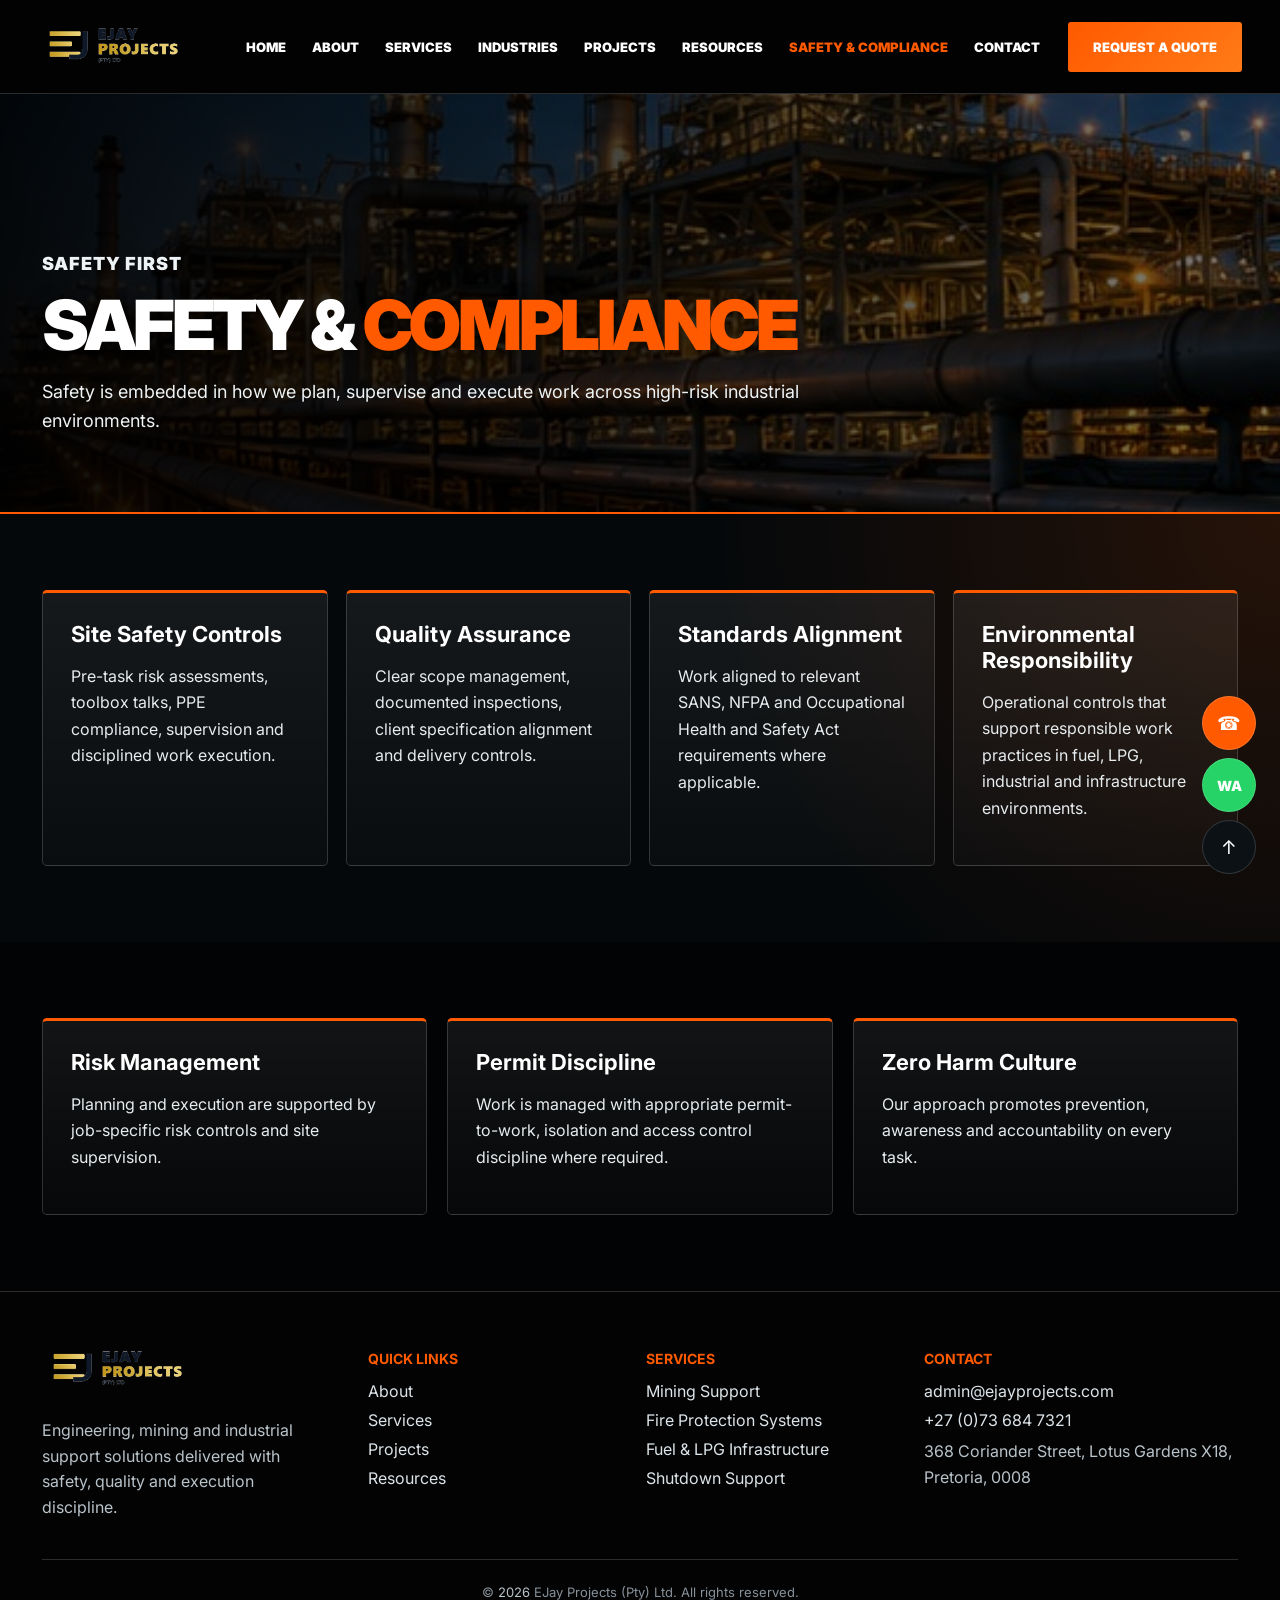
<file: safety/index.html>
<!DOCTYPE html>
<html lang="en">
<head>
  <meta charset="UTF-8" />
  <meta name="viewport" content="width=device-width, initial-scale=1.0" />
  <title>Safety & Compliance | EJay Projects</title>
  <meta name="description" content="EJay Projects is committed to safe and compliant project delivery through risk assessments, toolbox talks, PPE controls and standards alignment." />
  <meta property="og:title" content="Safety & Compliance | EJay Projects" />
  <meta property="og:description" content="EJay Projects is committed to safe and compliant project delivery through risk assessments, toolbox talks, PPE controls and standards alignment." />
  <meta property="og:type" content="website" />
  <meta property="og:url" content="https://www.ejayprojects.com/" />
  <meta property="og:image" content="https://www.ejayprojects.com/og-image.jpg" />
  <meta name="twitter:card" content="summary_large_image" />
  <meta name="twitter:image" content="https://www.ejayprojects.com/twitter-card.jpg" />
  <meta name="theme-color" content="#ff5a00" />
  <link rel="icon" type="image/png" sizes="32x32" href="/favicon-32.png">
  <link rel="icon" type="image/png" sizes="16x16" href="/favicon-16.png">
  <link rel="apple-touch-icon" href="/apple-touch-icon.png">
  <link rel="manifest" href="/site.webmanifest">
  <link rel="preconnect" href="https://fonts.googleapis.com">
  <link rel="preconnect" href="https://fonts.gstatic.com" crossorigin>
  <link href="https://fonts.googleapis.com/css2?family=Inter:wght@400;500;600;700;800;900&display=swap" rel="stylesheet">
  <link rel="stylesheet" href="/styles.css" />
</head><body>
  <header class="site-header">
    <a href="/" class="brand"><img src="/logo.png" alt="EJay Projects logo"></a>
    <button class="nav-toggle" aria-label="Open menu"><span></span><span></span><span></span></button>
    <nav class="main-nav">
      <a href="/" class="">Home</a>
      <a href="/about/" class="">About</a>
      <a href="/services/" class="">Services</a>
      <a href="/industries/" class="">Industries</a>
      <a href="/projects/" class="">Projects</a>
      <a href="/resources/" class="">Resources</a>
      <a href="/safety/" class="active">Safety & Compliance</a>
      <a href="/contact/" class="">Contact</a>
    </nav>
    <a class="header-cta" href="/contact/">Request a Quote</a>
  </header><section class="page-hero" style="--page-bg:url('/assets/fire.jpg')">
  <div class="inner"><p class="kicker">Safety First</p><h1>Safety & <span>Compliance</span></h1><p>Safety is embedded in how we plan, supervise and execute work across high-risk industrial environments.</p></div>
</section><main><section class="section dark-section"><div class="grid-4"><article class="card"><h3>Site Safety Controls</h3><p>Pre-task risk assessments, toolbox talks, PPE compliance, supervision and disciplined work execution.</p></article><article class="card"><h3>Quality Assurance</h3><p>Clear scope management, documented inspections, client specification alignment and delivery controls.</p></article><article class="card"><h3>Standards Alignment</h3><p>Work aligned to relevant SANS, NFPA and Occupational Health and Safety Act requirements where applicable.</p></article><article class="card"><h3>Environmental Responsibility</h3><p>Operational controls that support responsible work practices in fuel, LPG, industrial and infrastructure environments.</p></article></div></section><section class="section"><div class="grid-3"><article class="card"><h3>Risk Management</h3><p>Planning and execution are supported by job-specific risk controls and site supervision.</p></article><article class="card"><h3>Permit Discipline</h3><p>Work is managed with appropriate permit-to-work, isolation and access control discipline where required.</p></article><article class="card"><h3>Zero Harm Culture</h3><p>Our approach promotes prevention, awareness and accountability on every task.</p></article></div></section></main>
  <footer class="footer">
    <div class="footer-grid">
      <div><img class="footer-logo" src="/logo.png" alt="EJay Projects logo"><p>Engineering, mining and industrial support solutions delivered with safety, quality and execution discipline.</p></div>
      <div><h3>Quick Links</h3><a href="/about/">About</a><a href="/services/">Services</a><a href="/projects/">Projects</a><a href="/resources/">Resources</a></div>
      <div><h3>Services</h3><a href="/services/">Mining Support</a><a href="/services/">Fire Protection Systems</a><a href="/services/">Fuel & LPG Infrastructure</a><a href="/services/">Shutdown Support</a></div>
      <div><h3>Contact</h3><a href="mailto:admin@ejayprojects.com">admin@ejayprojects.com</a><a href="tel:+27736847321">+27 (0)73 684 7321</a><span>368 Coriander Street, Lotus Gardens X18, Pretoria, 0008</span></div>
    </div>
    <div class="copyright">© <span id="year"></span> EJay Projects (Pty) Ltd. All rights reserved.</div>
  </footer>
  <a class="float-btn call" href="tel:+27736847321">☎</a>
  <a class="float-btn whatsapp" href="https://wa.me/27736847321" target="_blank" rel="noopener">WA</a>
  <a class="float-btn top" href="/">↑</a>
  <script src="/script.js"></script>
</body>
</html>
</file>
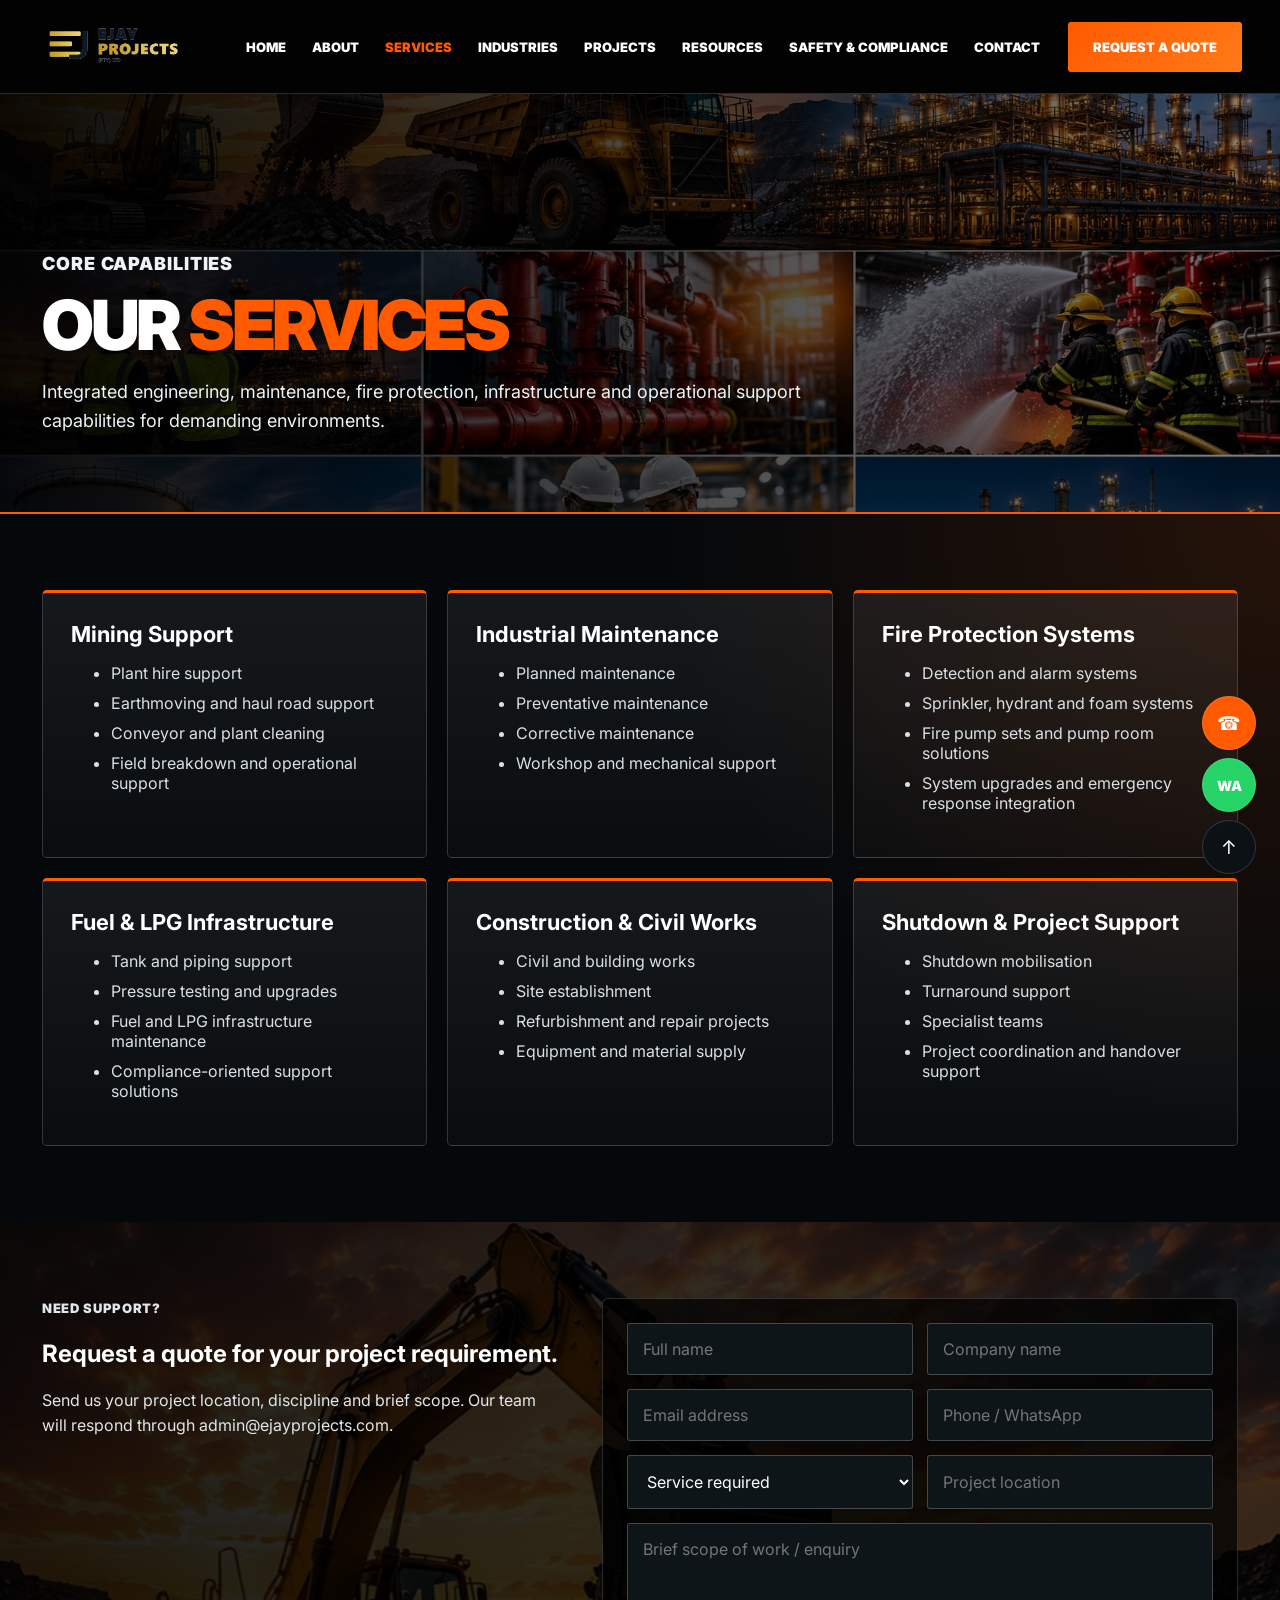
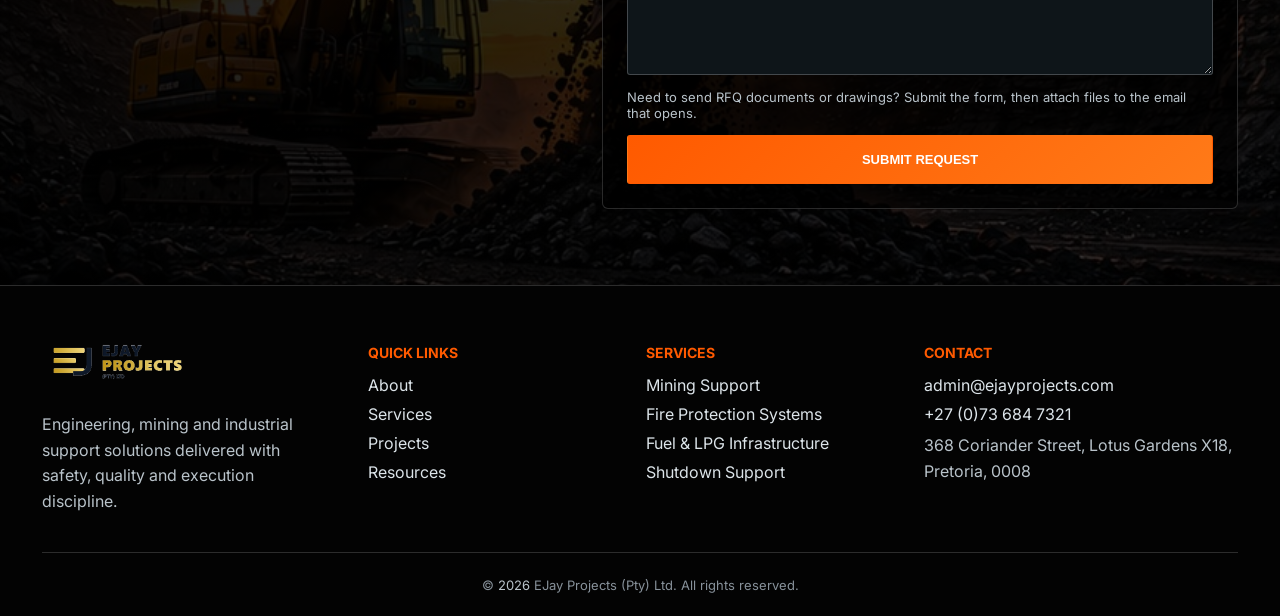
<file: services/index.html>
<!DOCTYPE html>
<html lang="en">
<head>
  <meta charset="UTF-8" />
  <meta name="viewport" content="width=device-width, initial-scale=1.0" />
  <title>Services | EJay Projects</title>
  <meta name="description" content="Mining support, industrial maintenance, fire protection systems, fuel and LPG infrastructure, civil works and shutdown support services." />
  <meta property="og:title" content="Services | EJay Projects" />
  <meta property="og:description" content="Mining support, industrial maintenance, fire protection systems, fuel and LPG infrastructure, civil works and shutdown support services." />
  <meta property="og:type" content="website" />
  <meta property="og:url" content="https://www.ejayprojects.com/" />
  <meta property="og:image" content="https://www.ejayprojects.com/og-image.jpg" />
  <meta name="twitter:card" content="summary_large_image" />
  <meta name="twitter:image" content="https://www.ejayprojects.com/twitter-card.jpg" />
  <meta name="theme-color" content="#ff5a00" />
  <link rel="icon" type="image/png" sizes="32x32" href="/favicon-32.png">
  <link rel="icon" type="image/png" sizes="16x16" href="/favicon-16.png">
  <link rel="apple-touch-icon" href="/apple-touch-icon.png">
  <link rel="manifest" href="/site.webmanifest">
  <link rel="preconnect" href="https://fonts.googleapis.com">
  <link rel="preconnect" href="https://fonts.gstatic.com" crossorigin>
  <link href="https://fonts.googleapis.com/css2?family=Inter:wght@400;500;600;700;800;900&display=swap" rel="stylesheet">
  <link rel="stylesheet" href="/styles.css" />
</head><body>
  <header class="site-header">
    <a href="/" class="brand"><img src="/logo.png" alt="EJay Projects logo"></a>
    <button class="nav-toggle" aria-label="Open menu"><span></span><span></span><span></span></button>
    <nav class="main-nav">
      <a href="/" class="">Home</a>
      <a href="/about/" class="">About</a>
      <a href="/services/" class="active">Services</a>
      <a href="/industries/" class="">Industries</a>
      <a href="/projects/" class="">Projects</a>
      <a href="/resources/" class="">Resources</a>
      <a href="/safety/" class="">Safety & Compliance</a>
      <a href="/contact/" class="">Contact</a>
    </nav>
    <a class="header-cta" href="/contact/">Request a Quote</a>
  </header><section class="page-hero" style="--page-bg:url('/assets/hero-bg.jpg')">
  <div class="inner"><p class="kicker">Core Capabilities</p><h1>Our <span>Services</span></h1><p>Integrated engineering, maintenance, fire protection, infrastructure and operational support capabilities for demanding environments.</p></div>
</section><main><section class="section dark-section"><div class="grid-3"><article class="card"><h3>Mining Support</h3><ul><li>Plant hire support</li><li>Earthmoving and haul road support</li><li>Conveyor and plant cleaning</li><li>Field breakdown and operational support</li></ul></article><article class="card"><h3>Industrial Maintenance</h3><ul><li>Planned maintenance</li><li>Preventative maintenance</li><li>Corrective maintenance</li><li>Workshop and mechanical support</li></ul></article><article class="card"><h3>Fire Protection Systems</h3><ul><li>Detection and alarm systems</li><li>Sprinkler, hydrant and foam systems</li><li>Fire pump sets and pump room solutions</li><li>System upgrades and emergency response integration</li></ul></article><article class="card"><h3>Fuel & LPG Infrastructure</h3><ul><li>Tank and piping support</li><li>Pressure testing and upgrades</li><li>Fuel and LPG infrastructure maintenance</li><li>Compliance-oriented support solutions</li></ul></article><article class="card"><h3>Construction & Civil Works</h3><ul><li>Civil and building works</li><li>Site establishment</li><li>Refurbishment and repair projects</li><li>Equipment and material supply</li></ul></article><article class="card"><h3>Shutdown & Project Support</h3><ul><li>Shutdown mobilisation</li><li>Turnaround support</li><li>Specialist teams</li><li>Project coordination and handover support</li></ul></article></div></section><section class="quote-section"><div class="quote-copy"><p class="kicker">Need support?</p><h2>Request a quote for your project requirement.</h2><p>Send us your project location, discipline and brief scope. Our team will respond through admin@ejayprojects.com.</p></div><form class="quote-form" id="quoteForm">
  <input name="name" type="text" placeholder="Full name" required>
  <input name="company" type="text" placeholder="Company name">
  <input name="email" type="email" placeholder="Email address" required>
  <input name="phone" type="text" placeholder="Phone / WhatsApp" required>
  <select name="service" required><option value="">Service required</option><option>Mining Support</option><option>Industrial Maintenance</option><option>Fire Protection Systems</option><option>Fuel & LPG Infrastructure</option><option>Construction & Civil Works</option><option>Shutdown & Project Support</option><option>Other</option></select>
  <input name="location" type="text" placeholder="Project location">
  <textarea name="message" rows="6" placeholder="Brief scope of work / enquiry" required></textarea>
  <p class="form-note">Need to send RFQ documents or drawings? Submit the form, then attach files to the email that opens.</p>
  <button class="btn btn-primary" type="submit">Submit Request</button>
</form></section></main>
  <footer class="footer">
    <div class="footer-grid">
      <div><img class="footer-logo" src="/logo.png" alt="EJay Projects logo"><p>Engineering, mining and industrial support solutions delivered with safety, quality and execution discipline.</p></div>
      <div><h3>Quick Links</h3><a href="/about/">About</a><a href="/services/">Services</a><a href="/projects/">Projects</a><a href="/resources/">Resources</a></div>
      <div><h3>Services</h3><a href="/services/">Mining Support</a><a href="/services/">Fire Protection Systems</a><a href="/services/">Fuel & LPG Infrastructure</a><a href="/services/">Shutdown Support</a></div>
      <div><h3>Contact</h3><a href="mailto:admin@ejayprojects.com">admin@ejayprojects.com</a><a href="tel:+27736847321">+27 (0)73 684 7321</a><span>368 Coriander Street, Lotus Gardens X18, Pretoria, 0008</span></div>
    </div>
    <div class="copyright">© <span id="year"></span> EJay Projects (Pty) Ltd. All rights reserved.</div>
  </footer>
  <a class="float-btn call" href="tel:+27736847321">☎</a>
  <a class="float-btn whatsapp" href="https://wa.me/27736847321" target="_blank" rel="noopener">WA</a>
  <a class="float-btn top" href="/">↑</a>
  <script src="/script.js"></script>
</body>
</html>
</file>
<file: styles.css>
:root{--orange:#ff5a00;--orange2:#ff7a18;--black:#020304;--panel:#0a0f12;--muted:#b9c3ca;--line:rgba(255,255,255,.16);--white:#fff}*{box-sizing:border-box}html{scroll-behavior:smooth}body{margin:0;font-family:Inter,Arial,sans-serif;background:var(--black);color:var(--white)}a{color:inherit;text-decoration:none}img{max-width:100%;display:block}.site-header{height:94px;display:flex;align-items:center;padding:0 38px;background:#020202;border-bottom:1px solid var(--line);position:sticky;top:0;z-index:50}.brand img{width:150px}.main-nav{margin-left:auto;display:flex;align-items:center;gap:26px}.main-nav a{font-size:13px;text-transform:uppercase;font-weight:900;color:#fff}.main-nav a.active,.main-nav a:hover{color:var(--orange)}.header-cta{margin-left:28px;background:linear-gradient(135deg,var(--orange),var(--orange2));padding:17px 25px;border-radius:3px;text-transform:uppercase;font-weight:900;font-size:13px}.nav-toggle{display:none;background:none;border:0}.nav-toggle span{display:block;width:26px;height:3px;background:#fff;margin:6px}.hero{position:relative;min-height:680px;display:grid;align-items:center;overflow:hidden;border-bottom:2px solid var(--orange)}.hero-bg{position:absolute;inset:0;background:linear-gradient(90deg,rgba(0,0,0,.96) 0%,rgba(0,0,0,.82) 36%,rgba(0,0,0,.35) 62%,rgba(0,0,0,.66) 100%),url('assets/hero-bg.jpg') center/cover no-repeat}.hero:after{content:"";position:absolute;inset:auto 0 0;height:140px;background:linear-gradient(transparent,#020406)}.hero-content{position:relative;z-index:2;max-width:780px;padding:80px 0 60px 42px}.kicker{text-transform:uppercase;color:var(--orange);font-size:13px;font-weight:900;letter-spacing:.05em;margin:0 0 14px}.hero h1,.page-hero h1{font-size:clamp(44px,5.4vw,82px);line-height:.95;margin:0;text-transform:uppercase;letter-spacing:-.05em;font-weight:900;text-shadow:0 3px 18px rgba(0,0,0,.55)}.hero h1 span,.page-hero h1 span{color:var(--orange)}.hero-text{font-size:18px;line-height:1.65;color:#f2f4f6;max-width:680px}.hero-actions{display:flex;gap:14px;flex-wrap:wrap;margin:30px 0}.btn{display:inline-flex;align-items:center;justify-content:center;gap:10px;padding:16px 24px;border-radius:3px;text-transform:uppercase;font-size:13px;font-weight:900;border:1px solid transparent;cursor:pointer}.btn-primary{background:linear-gradient(135deg,var(--orange),var(--orange2));color:#fff}.btn-secondary,.btn-outline{background:rgba(0,0,0,.50);border-color:var(--orange);color:#fff}.hero-badges{display:grid;grid-template-columns:repeat(4,1fr);gap:0;margin-top:34px;max-width:850px}.hero-badges article{border-left:1px solid var(--line);padding:0 22px}.hero-badges strong,.credential strong{display:block;color:var(--orange);text-transform:uppercase;font-size:17px;font-weight:900}.hero-badges span,.credential span{font-size:12px;color:#e9eef2}.hero-panel{position:absolute;z-index:3;right:38px;top:120px;width:300px;background:rgba(5,9,12,.76);border:1px solid var(--line);backdrop-filter:blur(10px);border-radius:5px}.hero-panel div{padding:24px;border-bottom:1px solid var(--line)}.hero-panel div:last-child{border-bottom:0}.hero-panel strong{display:block;color:var(--orange);font-weight:900;text-transform:uppercase;font-size:18px}.hero-panel span{font-size:13px;color:#fff}.service-strip{display:grid;grid-template-columns:repeat(6,1fr);border-bottom:1px solid var(--orange);background:#030507}.service-strip article{min-height:285px;position:relative;padding:30px 22px 24px;display:flex;flex-direction:column;justify-content:flex-end;text-align:center;border-right:1px solid var(--line);overflow:hidden}.service-strip article:before{content:"";position:absolute;inset:0;background:linear-gradient(180deg,rgba(0,0,0,.18) 0%,rgba(0,0,0,.58) 43%,rgba(0,0,0,.95) 100%),var(--bg) center/cover no-repeat;transition:.4s}.service-strip article:hover:before{transform:scale(1.06)}.service-strip article>*{position:relative;z-index:1}.icon{width:50px;height:50px;border:1px solid var(--orange);color:var(--orange);border-radius:10px;display:grid;place-items:center;margin:0 auto 18px;font-size:23px;background:rgba(0,0,0,.55)}.service-strip h3{font-size:18px;text-transform:uppercase;line-height:1.08;margin:0 0 12px}.service-strip p{color:#f1f1f1;line-height:1.45;margin:0 0 20px;font-size:14px}.service-strip a{color:var(--orange);font-weight:900;text-transform:uppercase;font-size:12px}.section{padding:76px 42px}.dark-section{background:radial-gradient(circle at top right,rgba(255,90,0,.13),transparent 42%),#05080a}.about-band{position:relative;display:grid;grid-template-columns:1.1fr .9fr;gap:40px;align-items:center;padding:64px 42px;border-bottom:1px solid var(--line);background:linear-gradient(90deg,#03070a 0%,rgba(3,7,10,.86) 52%,rgba(3,7,10,.55)),url('assets/plant-bg.jpg') center/cover no-repeat}.about-copy h2,.section h2,.page-hero h1{margin-top:0}.about-copy h2,.section-head h2{font-size:clamp(30px,3vw,48px);line-height:1.1;margin:0 0 18px}.about-copy p,.section-head p,.card p,.text-block p{color:#e7ecef;line-height:1.65}.about-stats,.credential-grid{display:grid;grid-template-columns:1fr 1fr;background:rgba(0,0,0,.60);border:1px solid var(--line);border-radius:6px}.about-stats article,.credential-grid article{padding:30px;border-bottom:1px solid var(--line);border-right:1px solid var(--line)}.about-stats article:nth-child(even),.credential-grid article:nth-child(even){border-right:0}.about-stats article:nth-last-child(-n+2),.credential-grid article:nth-last-child(-n+2){border-bottom:0}.about-stats strong,.credential-grid strong{display:block;color:var(--orange);font-size:30px;text-transform:uppercase}.about-stats span,.credential-grid span{font-size:13px;color:#fff}.light-section{background:#f4f5f6;color:#111;padding:64px 40px;text-align:center}.light-section .kicker{color:var(--orange)}.industry-grid{display:grid;grid-template-columns:repeat(6,1fr);gap:16px;max-width:1180px;margin:28px auto 0}.industry-grid article{position:relative;border-radius:5px;overflow:hidden;min-height:135px;display:grid;align-items:end;box-shadow:0 12px 25px rgba(0,0,0,.18)}.industry-grid img{position:absolute;inset:0;width:100%;height:100%;object-fit:cover;filter:brightness(.55)}.industry-grid strong{position:relative;color:#fff;padding:16px;font-size:14px;text-shadow:0 2px 8px #000}.credibility-bar{display:grid;grid-template-columns:repeat(6,1fr);background:#070707;border-top:1px solid var(--line);border-bottom:1px solid var(--line)}.credibility-bar article,.credibility-bar a{padding:30px 20px;text-align:center;border-right:1px solid var(--line)}.credibility-bar a{background:linear-gradient(135deg,var(--orange),#ff6b00)}.credibility-bar strong{display:block;color:var(--orange);text-transform:uppercase;font-size:17px;font-weight:900}.credibility-bar a strong{color:#fff}.credibility-bar span{font-size:12px;color:#e9eef2}.section-head{max-width:900px;margin-bottom:34px}.grid-2{display:grid;grid-template-columns:1fr 1fr;gap:24px}.grid-3{display:grid;grid-template-columns:repeat(3,1fr);gap:20px}.grid-4{display:grid;grid-template-columns:repeat(4,1fr);gap:18px}.card{background:linear-gradient(180deg,rgba(255,255,255,.07),rgba(255,255,255,.025));border:1px solid var(--line);border-top:3px solid var(--orange);padding:28px;border-radius:5px}.card h3{margin:0 0 10px;font-size:22px}.card h4{color:var(--orange);margin:0 0 10px}.card li{margin-bottom:10px;color:#d9e0e5}.page-hero{position:relative;min-height:420px;display:grid;align-items:end;padding:110px 42px 58px;border-bottom:2px solid var(--orange);background:linear-gradient(90deg,rgba(0,0,0,.95),rgba(0,0,0,.48)),var(--page-bg) center/cover no-repeat}.page-hero .inner{max-width:920px;position:relative;z-index:2}.page-hero p{font-size:18px;line-height:1.65;color:#eef3f5;max-width:760px}.quote-section{display:grid;grid-template-columns:.9fr 1.1fr;gap:40px;padding:76px 42px;background:linear-gradient(90deg,rgba(0,0,0,.88),rgba(0,0,0,.75)),url('assets/about-bg.jpg') center/cover no-repeat}.quote-copy p{color:#e0e6ea;line-height:1.6}.quote-form{display:grid;grid-template-columns:1fr 1fr;gap:14px;background:rgba(0,0,0,.70);border:1px solid var(--line);padding:24px;border-radius:6px}input,select,textarea{width:100%;background:#0e1519;border:1px solid rgba(255,255,255,.22);color:#fff;padding:15px;border-radius:3px;font:inherit}textarea,.form-note,.quote-form button{grid-column:1/-1}.form-note{margin:0;color:var(--muted);font-size:13px}.footer{background:#030303;border-top:1px solid var(--line);padding:44px 42px 20px}.footer-grid{display:grid;grid-template-columns:1.2fr 1fr 1fr 1.3fr;gap:36px}.footer-logo{width:150px;margin-bottom:15px}.footer p,.footer span{color:var(--muted);line-height:1.6}.footer a{display:block;color:#dce4e9;margin:9px 0}.footer h3{color:var(--orange);text-transform:uppercase;font-size:14px}.copyright{text-align:center;padding-top:22px;margin-top:22px;border-top:1px solid var(--line);color:#87919a;font-size:13px}.float-btn{position:fixed;right:24px;width:54px;height:54px;border-radius:50%;z-index:40;display:grid;place-items:center;border:1px solid var(--line);color:#fff;font-size:19px}.call{bottom:150px;background:var(--orange)}.whatsapp{bottom:88px;background:#25d366;font-size:14px;font-weight:900}.top{bottom:26px;background:#0b1115}.split-image{display:grid;grid-template-columns:1fr 1fr;gap:30px;align-items:center}.split-image img{border-radius:6px;border:1px solid var(--line);min-height:320px;object-fit:cover}.resource-list a{display:block;padding:25px;border:1px solid var(--line);background:rgba(255,255,255,.04);margin-bottom:14px}.resource-list strong{color:var(--orange);display:block;font-size:20px;margin-bottom:5px}.resource-list span{color:#fff}.contact-details a{color:#fff;margin:10px 0;display:block}.contact-details strong{color:var(--orange)}
@media(max-width:1200px){.hero-panel{display:none}.main-nav{gap:16px}.header-cta{padding:14px 18px}.service-strip,.industry-grid,.credibility-bar{grid-template-columns:repeat(3,1fr)}.grid-4{grid-template-columns:repeat(2,1fr)}}@media(max-width:960px){.main-nav,.header-cta{display:none}.nav-toggle{display:block;margin-left:auto}.main-nav.open{position:absolute;display:grid;top:94px;left:0;right:0;background:#020405;padding:20px;border-bottom:1px solid var(--line)}.about-band,.quote-section,.footer-grid,.split-image,.grid-2{grid-template-columns:1fr}.project-grid,.grid-3{grid-template-columns:1fr 1fr}}@media(max-width:700px){.site-header{height:72px;padding:0 18px}.brand img{width:130px}.main-nav.open{top:72px}.hero{min-height:620px}.hero-bg{background-position:58% center}.hero-content{padding:44px 22px}.hero h1,.page-hero h1{font-size:38px}.hero-text,.page-hero p{font-size:16px}.hero-badges,.service-strip,.industry-grid,.credibility-bar,.about-stats,.credential-grid,.grid-3,.grid-4,.quote-form{grid-template-columns:1fr}.about-band,.light-section,.section,.quote-section,.footer,.page-hero{padding-left:22px;padding-right:22px}.service-strip article{min-height:255px}.btn{width:100%}.float-btn{right:16px}}
</file>
